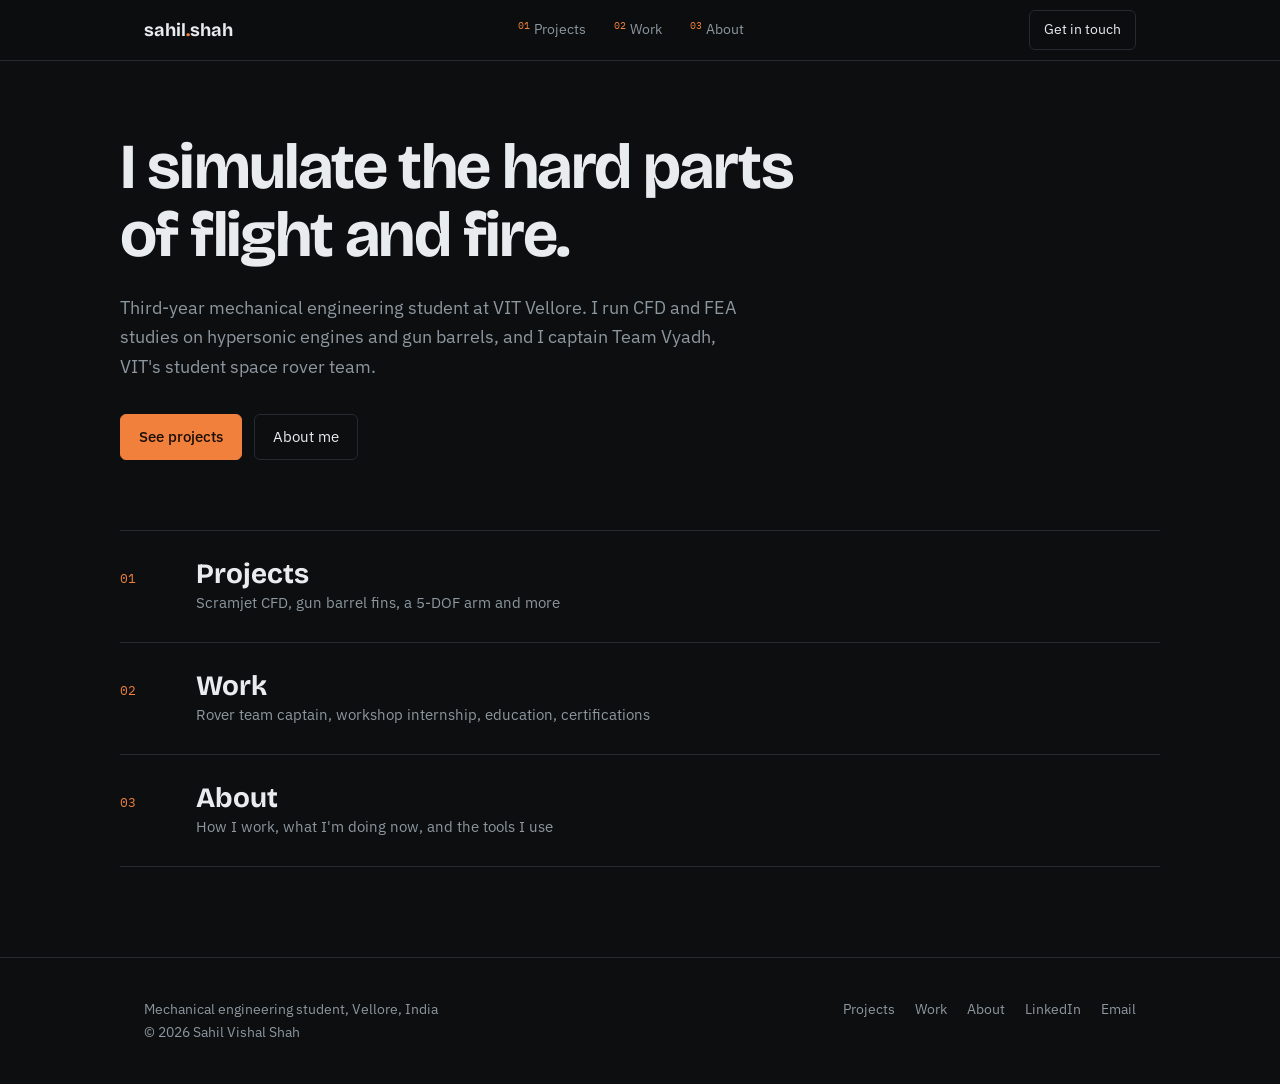
<file: index.html>
<!DOCTYPE html><html lang="en"><head><meta charset="utf-8"><meta name="viewport" content="width=device-width, initial-scale=1">
<title>Sahil Vishal Shah · Mechanical Engineer</title><meta name="description" content="Mechanical engineering student at VIT Vellore working on CFD, FEA and hypersonics. Captain of Team Vyadh."><meta name="color-scheme" content="dark"><meta name="theme-color" content="#0c0e10">
<link rel="preconnect" href="https://fonts.googleapis.com"><link rel="preconnect" href="https://fonts.gstatic.com" crossorigin>
<link href="https://fonts.googleapis.com/css2?family=Bricolage+Grotesque:opsz,wght@12..96,700&family=IBM+Plex+Sans:wght@400;500&family=IBM+Plex+Mono:wght@400&display=swap" rel="stylesheet">
<link rel="stylesheet" href="/style.css"></head><body>
<header><div class="wrap"><a class="logo" href="/">sahil<span>.</span>shah</a>
<nav><a href="/projects/" ><sup>01</sup>Projects</a><a href="/work/" ><sup>02</sup>Work</a><a href="/about/" ><sup>03</sup>About</a></nav>
<a class="cta" href="mailto:sahilshah4040@gmail.com">Get in touch</a></div></header><main>
<div class="wrap page"><h1>I simulate the hard parts of flight and fire.</h1>
<p class="lead">Third-year mechanical engineering student at VIT Vellore. I run CFD and FEA studies on hypersonic engines and gun barrels, and I captain Team Vyadh, VIT's student space rover team.</p>
<div class="links"><a class="btn primary" href="/projects/">See projects</a><a class="btn" href="/about/">About me</a></div>
<div class="home">
<a href="/projects/"><i>01</i><div><b>Projects</b><span>Scramjet CFD, gun barrel fins, a 5-DOF arm and more</span></div></a>
<a href="/work/"><i>02</i><div><b>Work</b><span>Rover team captain, workshop internship, education, certifications</span></div></a>
<a href="/about/"><i>03</i><div><b>About</b><span>How I work, what I'm doing now, and the tools I use</span></div></a>
</div></div>
</main><footer><div class="wrap"><div>Mechanical engineering student, Vellore, India<br>© 2026 Sahil Vishal Shah</div>
<div class="l"><a href="/projects/">Projects</a><a href="/work/">Work</a><a href="/about/">About</a><a href="https://www.linkedin.com/in/sahilvishalshah">LinkedIn</a><a href="mailto:sahilshah4040@gmail.com">Email</a></div></div></footer></body></html>
</file>
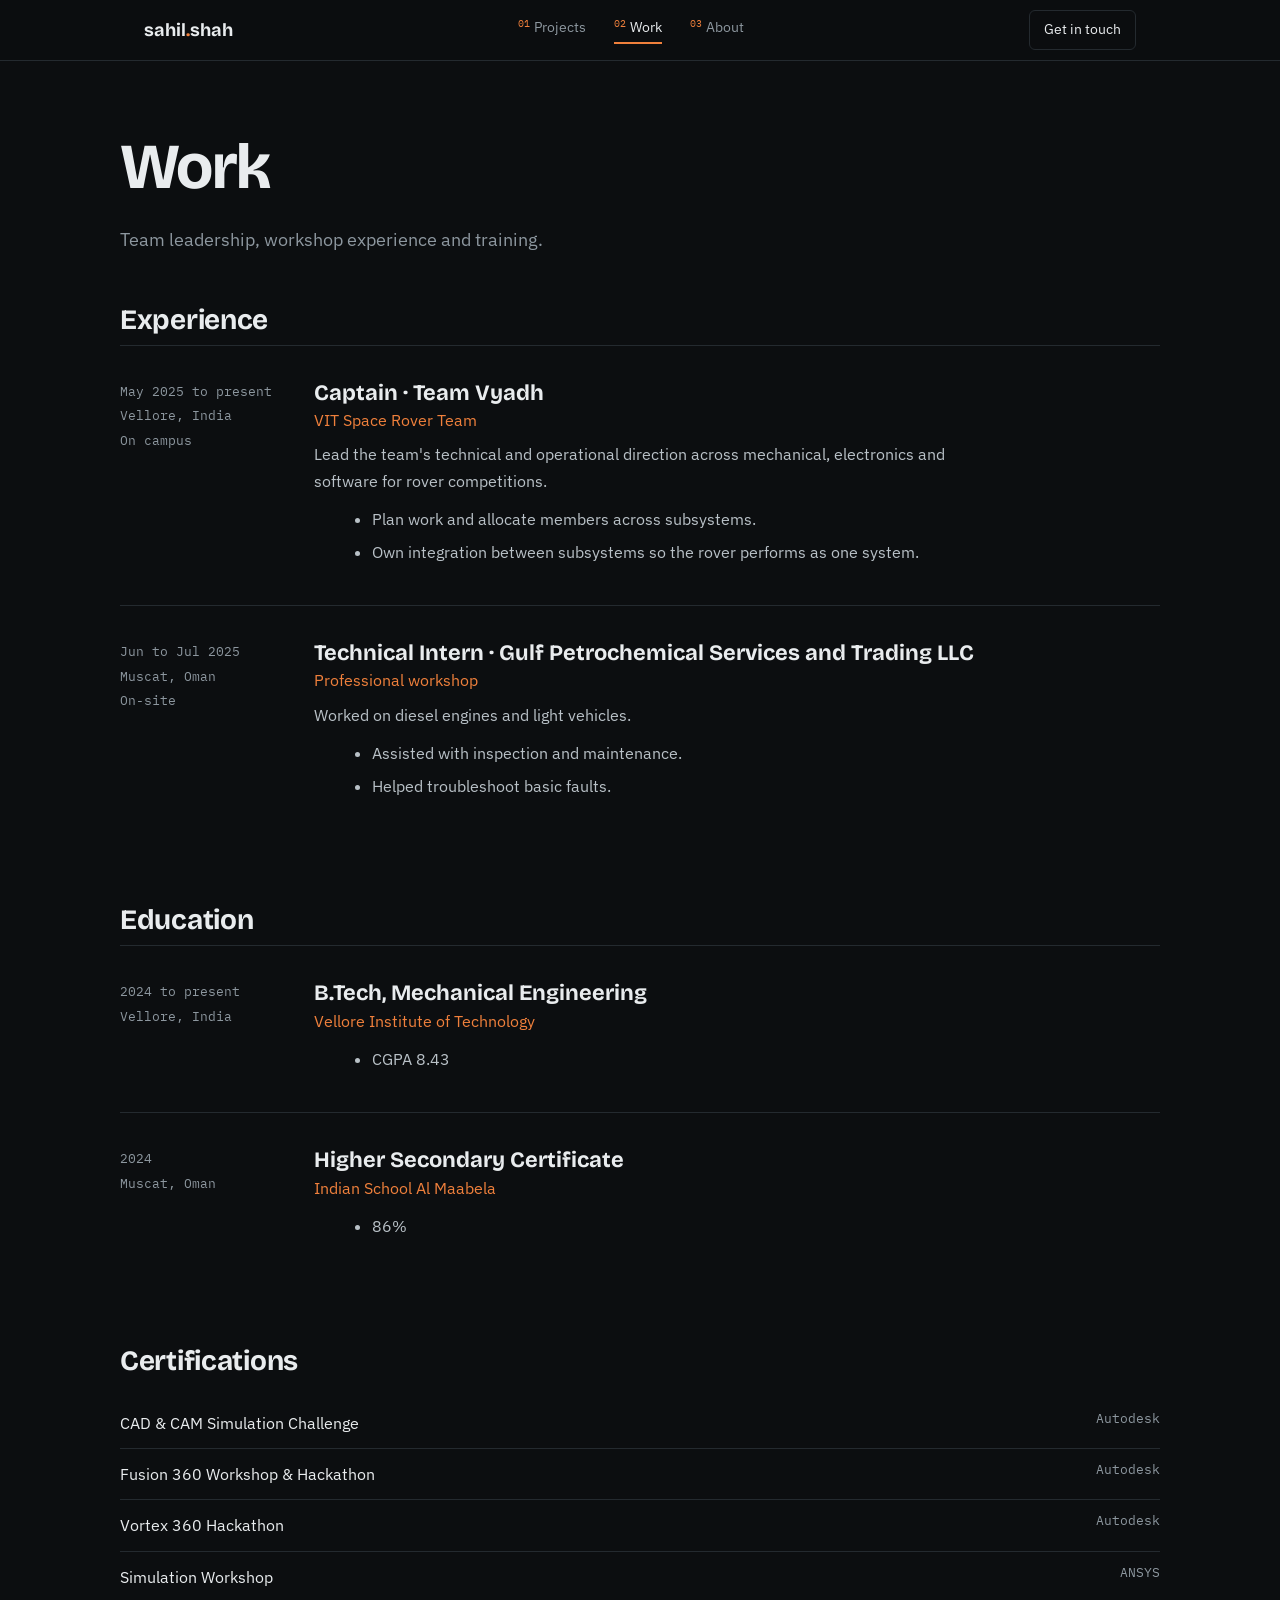
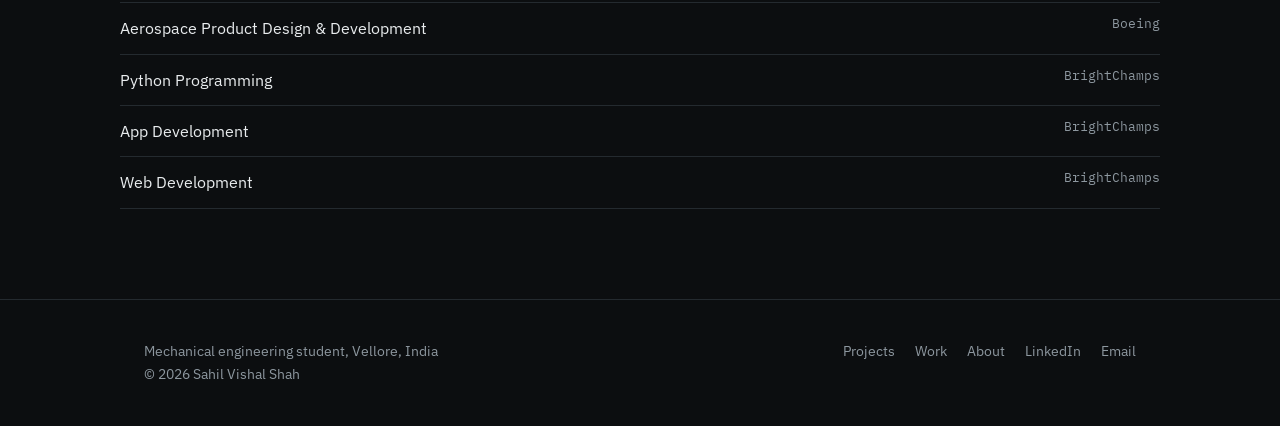
<file: work/index.html>
<!DOCTYPE html><html lang="en"><head><meta charset="utf-8"><meta name="viewport" content="width=device-width, initial-scale=1">
<title>Work · Sahil Vishal Shah</title><meta name="description" content="Experience, education and certifications of Sahil Vishal Shah."><meta name="color-scheme" content="dark"><meta name="theme-color" content="#0c0e10">
<link rel="preconnect" href="https://fonts.googleapis.com"><link rel="preconnect" href="https://fonts.gstatic.com" crossorigin>
<link href="https://fonts.googleapis.com/css2?family=Bricolage+Grotesque:opsz,wght@12..96,700&family=IBM+Plex+Sans:wght@400;500&family=IBM+Plex+Mono:wght@400&display=swap" rel="stylesheet">
<link rel="stylesheet" href="/style.css"></head><body>
<header><div class="wrap"><a class="logo" href="/">sahil<span>.</span>shah</a>
<nav><a href="/projects/" ><sup>01</sup>Projects</a><a href="/work/" aria-current="page"><sup>02</sup>Work</a><a href="/about/" ><sup>03</sup>About</a></nav>
<a class="cta" href="mailto:sahilshah4040@gmail.com">Get in touch</a></div></header><main>
<div class="wrap page"><h1>Work</h1><p class="lead" style="margin-bottom:48px">Team leadership, workshop experience and training.</p>
<h2>Experience</h2>
<div class="job"><div class="when">May 2025 to present<br>Vellore, India<br>On campus</div><div><h3>Captain · Team Vyadh</h3><p class="where">VIT Space Rover Team</p><p>Lead the team's technical and operational direction across mechanical, electronics and software for rover competitions.</p><ul><li>Plan work and allocate members across subsystems.</li><li>Own integration between subsystems so the rover performs as one system.</li></ul></div></div>
<div class="job"><div class="when">Jun to Jul 2025<br>Muscat, Oman<br>On-site</div><div><h3>Technical Intern · Gulf Petrochemical Services and Trading LLC</h3><p class="where">Professional workshop</p><p>Worked on diesel engines and light vehicles.</p><ul><li>Assisted with inspection and maintenance.</li><li>Helped troubleshoot basic faults.</li></ul></div></div>
<div class="sec"><h2>Education</h2>
<div class="job"><div class="when">2024 to present<br>Vellore, India</div><div><h3>B.Tech, Mechanical Engineering</h3><p class="where">Vellore Institute of Technology</p><ul><li>CGPA 8.43</li></ul></div></div>
<div class="job"><div class="when">2024<br>Muscat, Oman</div><div><h3>Higher Secondary Certificate</h3><p class="where">Indian School Al Maabela</p><ul><li>86%</li></ul></div></div></div>
<div class="sec"><h2>Certifications</h2><div class="certs" style="margin-top:20px">
<div>CAD &amp; CAM Simulation Challenge<em>Autodesk</em></div><div>Fusion 360 Workshop &amp; Hackathon<em>Autodesk</em></div><div>Vortex 360 Hackathon<em>Autodesk</em></div><div>Simulation Workshop<em>ANSYS</em></div><div>Aerospace Product Design &amp; Development<em>Boeing</em></div><div>Python Programming<em>BrightChamps</em></div><div>App Development<em>BrightChamps</em></div><div>Web Development<em>BrightChamps</em></div></div></div></div>
</main><footer><div class="wrap"><div>Mechanical engineering student, Vellore, India<br>© 2026 Sahil Vishal Shah</div>
<div class="l"><a href="/projects/">Projects</a><a href="/work/">Work</a><a href="/about/">About</a><a href="https://www.linkedin.com/in/sahilvishalshah">LinkedIn</a><a href="mailto:sahilshah4040@gmail.com">Email</a></div></div></footer></body></html>
</file>
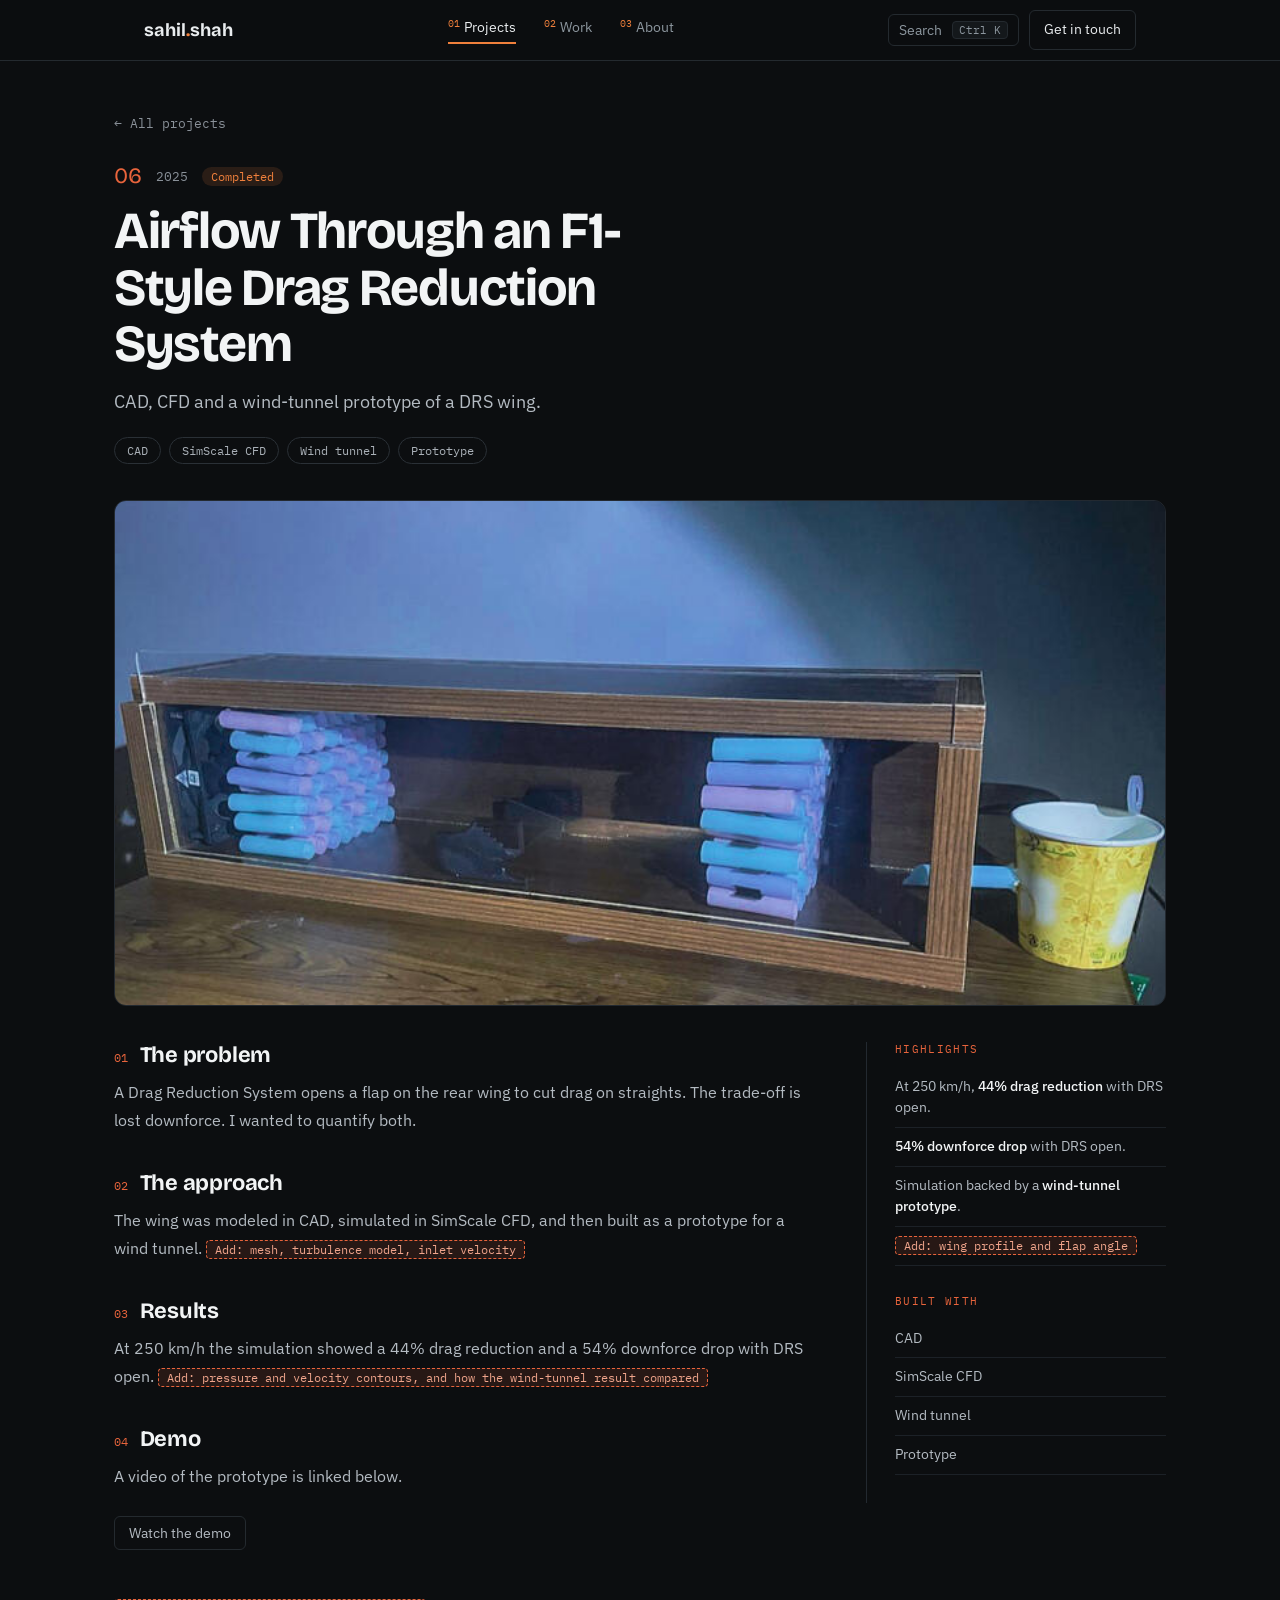
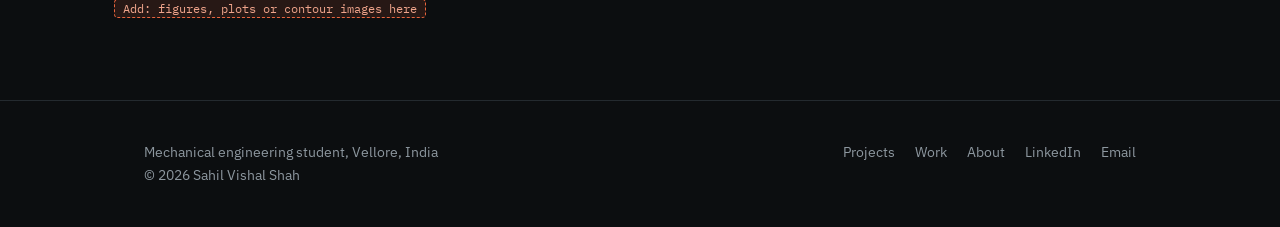
<file: projects/drs/index.html>
<!DOCTYPE html><html lang="en"><head><meta charset="utf-8"><meta name="viewport" content="width=device-width, initial-scale=1">
<title>Airflow Through an F1-Style Drag Reduction System · Sahil Vishal Shah</title><meta name="description" content="CAD, CFD and a wind-tunnel prototype of a DRS wing."><meta name="color-scheme" content="dark"><meta name="theme-color" content="#0c0e10">
<link rel="icon" href="/favicon.ico" sizes="32x32"><link rel="icon" href="/icon.svg" type="image/svg+xml">
<link rel="preconnect" href="https://fonts.googleapis.com"><link rel="preconnect" href="https://fonts.gstatic.com" crossorigin>
<link href="https://fonts.googleapis.com/css2?family=Bricolage+Grotesque:opsz,wght@12..96,700&family=IBM+Plex+Sans:wght@400;500&family=IBM+Plex+Mono:wght@400&display=swap" rel="stylesheet">
<link rel="stylesheet" href="/style.css"><link rel="stylesheet" href="/site.css"><link rel="stylesheet" href="/case.css"></head><body>
<a class="skip" href="#main">Skip to content</a>
<header><div class="wrap"><a class="logo" href="/">sahil<span>.</span>shah</a>
<nav><a href="/projects/" aria-current="page"><sup>01</sup>Projects</a><a href="/work/"><sup>02</sup>Work</a><a href="/about/"><sup>03</sup>About</a></nav>
<div class="actions"><button class="search-btn" type="button" data-palette aria-label="Search the site">Search <kbd>Ctrl K</kbd></button><a class="cta" href="mailto:sahilshah4040@gmail.com">Get in touch</a></div></div></header>
<main id="main"><div class="wrap case">
<a class="back" href="/projects/">← All projects</a>
<div class="meta"><b>06</b><span>2025</span><span class="status" style="margin:0">Completed</span></div>
<h1>Airflow Through an F1-Style Drag Reduction System</h1><p class="lead">CAD, CFD and a wind-tunnel prototype of a DRS wing.</p>
<ul class="stack"><li>CAD</li><li>SimScale CFD</li><li>Wind tunnel</li><li>Prototype</li></ul>
<figure class="hero"><img src="/drs-wind-tunnel.png" alt="Wind tunnel prototype of the drag reduction system" onerror="this.outerHTML='<span class=ph-shot>Add image</span>'"></figure>
<div class="cols"><div class="prose"><h2><span>01</span>The problem</h2><p>A Drag Reduction System opens a flap on the rear wing to cut drag on straights. The trade-off is lost downforce. I wanted to quantify both.</p><h2><span>02</span>The approach</h2><p>The wing was modeled in CAD, simulated in SimScale CFD, and then built as a prototype for a wind tunnel. <span class="fill">Add: mesh, turbulence model, inlet velocity</span></p><h2><span>03</span>Results</h2><p>At 250 km/h the simulation showed a 44% drag reduction and a 54% downforce drop with DRS open. <span class="fill">Add: pressure and velocity contours, and how the wind-tunnel result compared</span></p><h2><span>04</span>Demo</h2><p>A video of the prototype is linked below.</p><p style="margin-top:28px"><a class="cta" href="https://www.youtube.com/watch?v=X-3TccOcbLE">Watch the demo</a></p></div><aside class="side"><h3>Highlights</h3><ul><li>At 250 km/h, <b>44% drag reduction</b> with DRS open.</li><li><b>54% downforce drop</b> with DRS open.</li><li>Simulation backed by a <b>wind-tunnel prototype</b>.</li><li><span class="fill">Add: wing profile and flap angle</span></li></ul><h3>Built with</h3><ul><li>CAD</li><li>SimScale CFD</li><li>Wind tunnel</li><li>Prototype</li></ul></aside></div><div class="figs"><span class="fill">Add: figures, plots or contour images here</span></div>
</div></main><footer><div class="wrap"><div>Mechanical engineering student, Vellore, India<br>© 2026 Sahil Vishal Shah</div>
<div class="l"><a href="/projects/">Projects</a><a href="/work/">Work</a><a href="/about/">About</a><a href="https://www.linkedin.com/in/sahilvishalshah">LinkedIn</a><a href="mailto:sahilshah4040@gmail.com">Email</a></div></div></footer>
<script src="/site.js" defer></script></body></html>
</file>
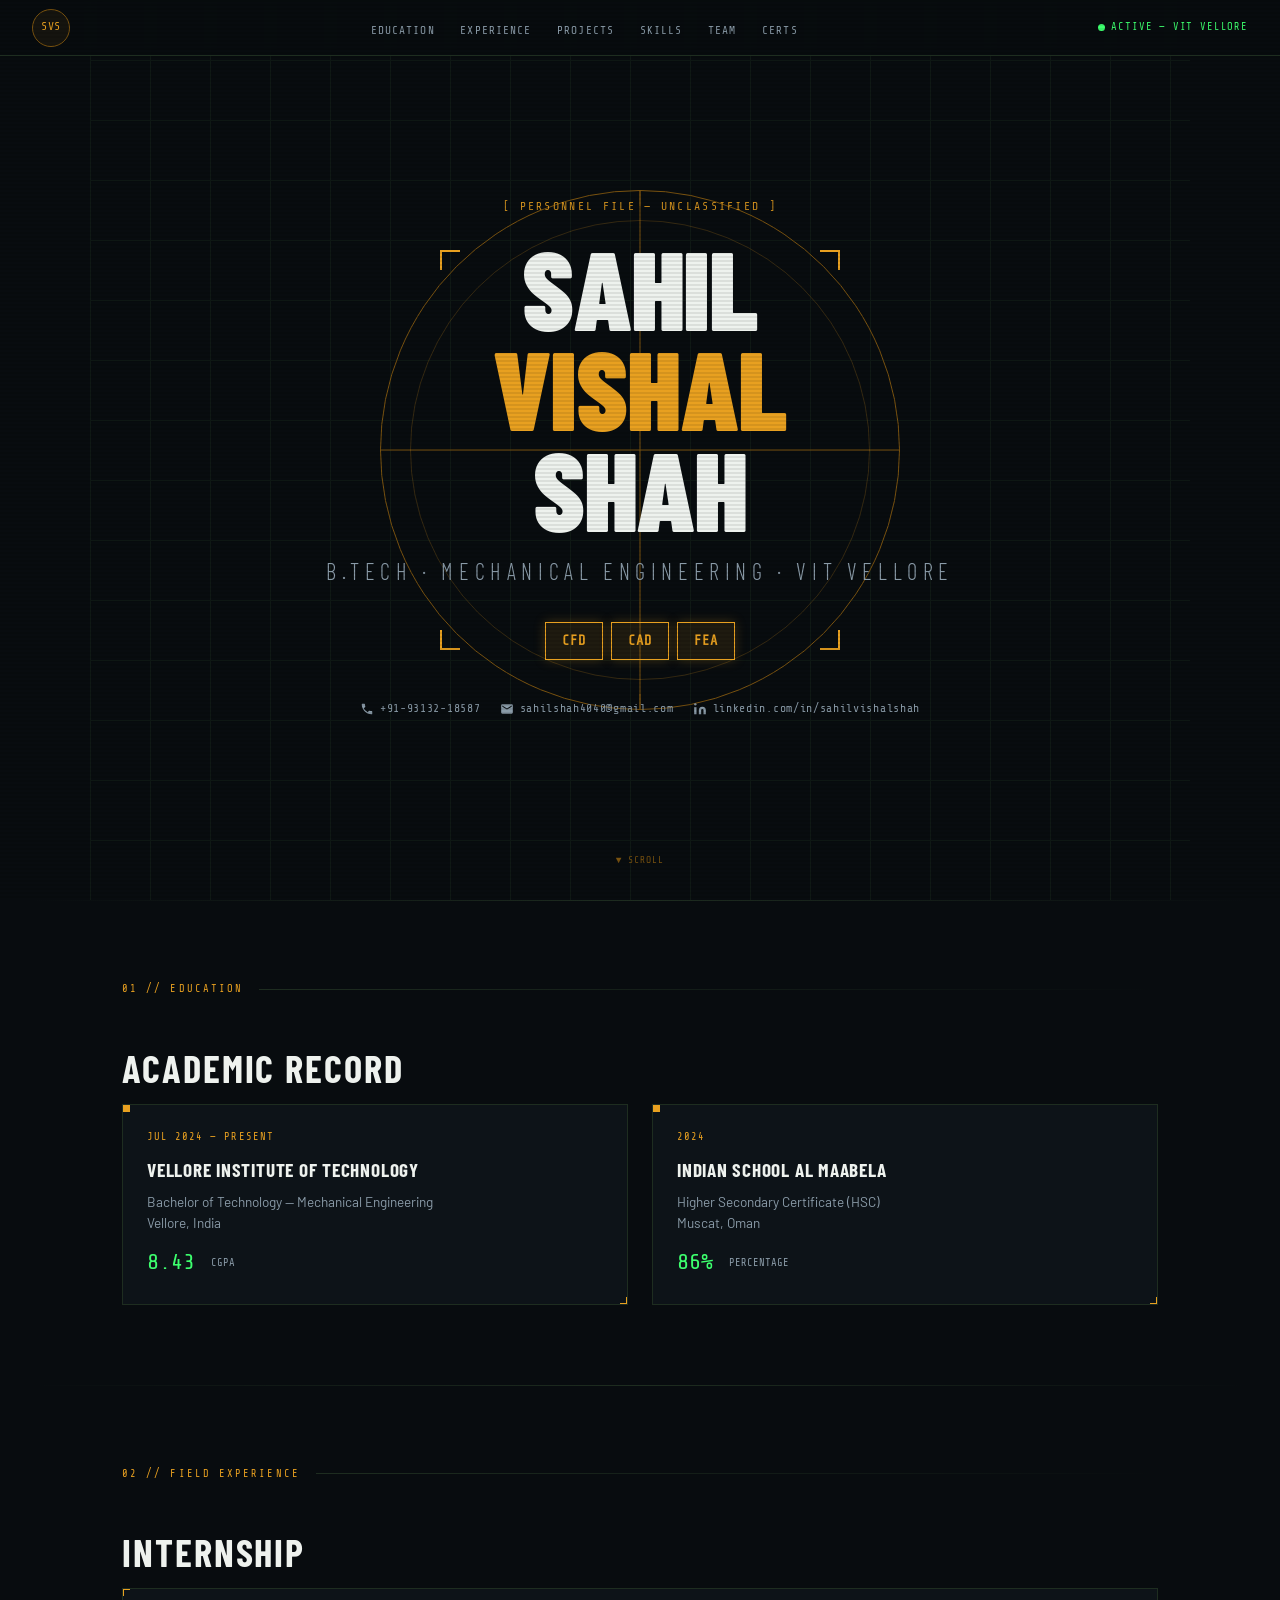
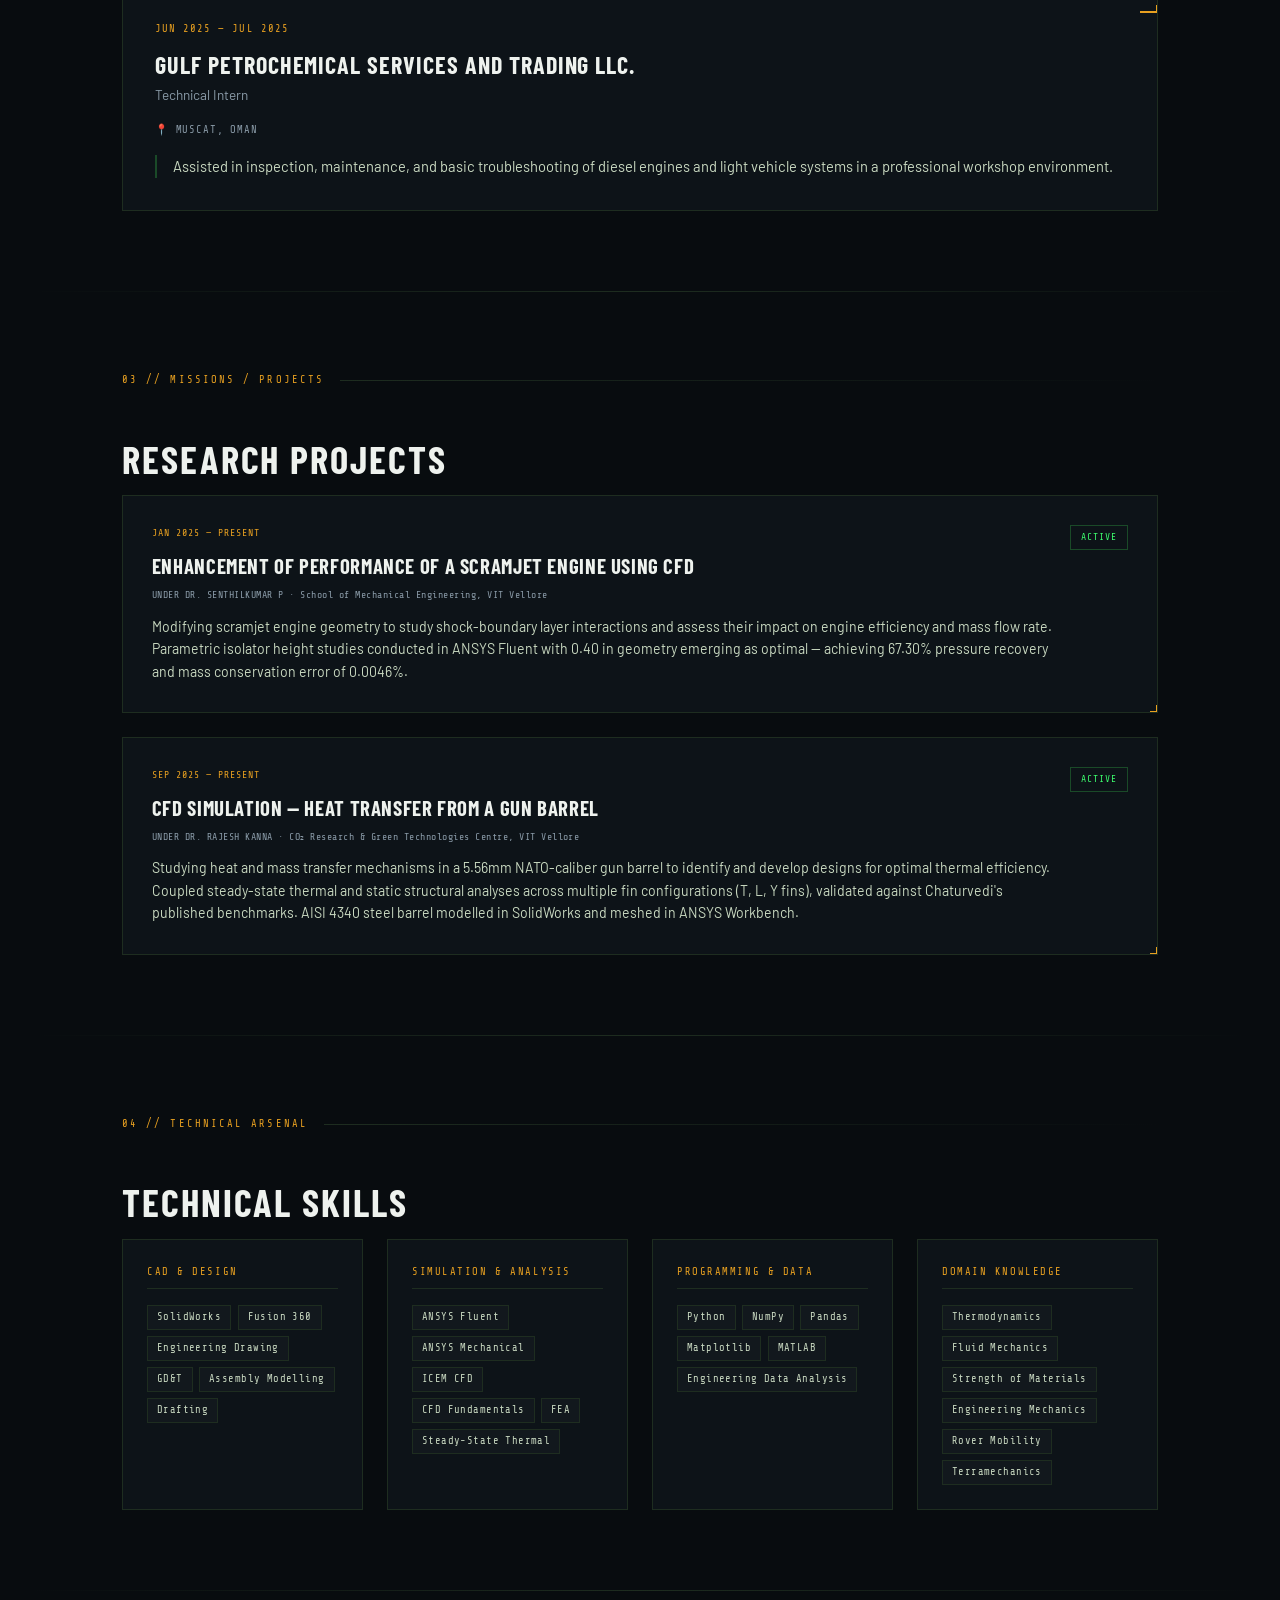
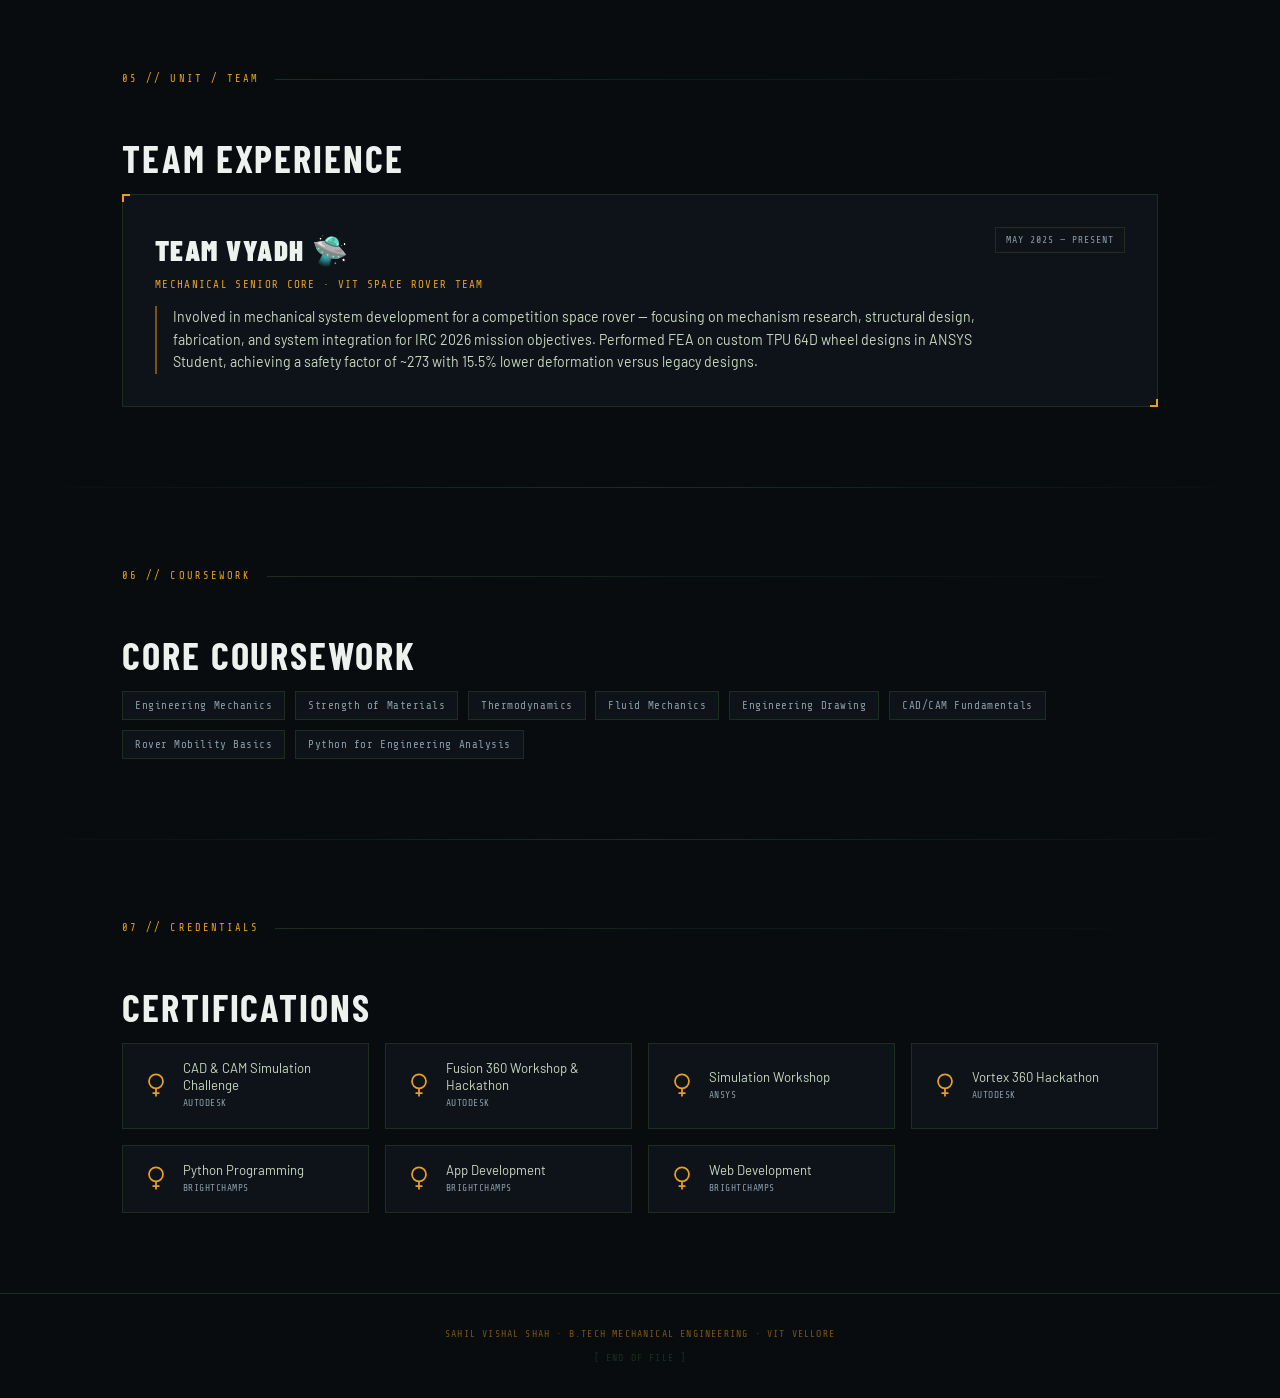
<file: index (1).html>
<!DOCTYPE html>
<html lang="en">
<head>
<meta charset="UTF-8">
<meta name="viewport" content="width=device-width, initial-scale=1.0">
<title>SAHIL VISHAL SHAH — Mechanical Engineer</title>
<link rel="preconnect" href="https://fonts.googleapis.com">
<link href="https://fonts.googleapis.com/css2?family=Share+Tech+Mono&family=Barlow+Condensed:wght@300;500;700;900&family=Barlow:wght@300;400;500&display=swap" rel="stylesheet">
<style>
  :root {
    --bg:        #080C0F;
    --panel:     #0D1318;
    --border:    #1E2D20;
    --amber:     #E8A020;
    --amber-dim: #7A5310;
    --green:     #3DFF6E;
    --green-dim: #1A4A28;
    --steel:     #8A9BA8;
    --text:      #C8D8C0;
    --white:     #EEF2EE;
    --red:       #FF4040;
  }

  *, *::before, *::after { box-sizing: border-box; margin: 0; padding: 0; }

  html { scroll-behavior: smooth; }

  body {
    background: var(--bg);
    color: var(--text);
    font-family: 'Barlow', sans-serif;
    font-size: 16px;
    line-height: 1.6;
    overflow-x: hidden;
  }

  /* ─── SCANLINE OVERLAY ─── */
  body::after {
    content: '';
    position: fixed;
    inset: 0;
    background: repeating-linear-gradient(
      0deg,
      transparent,
      transparent 2px,
      rgba(0,0,0,0.08) 2px,
      rgba(0,0,0,0.08) 4px
    );
    pointer-events: none;
    z-index: 9999;
  }

  /* ─── NAV ─── */
  nav {
    position: fixed;
    top: 0; left: 0; right: 0;
    z-index: 1000;
    display: flex;
    align-items: center;
    justify-content: space-between;
    padding: 0 2rem;
    height: 56px;
    background: rgba(8,12,15,0.92);
    border-bottom: 1px solid var(--border);
    backdrop-filter: blur(8px);
  }

  .nav-id {
    font-family: 'Share Tech Mono', monospace;
    font-size: 0.78rem;
    color: var(--amber);
    letter-spacing: 0.12em;
    text-transform: uppercase;
  }

  .logo-circle {
    width: 38px;
    height: 38px;
    border-radius: 50%;
    border: 1px solid var(--amber-dim);
    display: flex;
    align-items: center;
    justify-content: center;
    background: rgba(232,160,32,0.06);
    cursor: pointer;
    font-family: 'Share Tech Mono', monospace;
    font-size: 0.72rem;
    color: var(--amber);
    letter-spacing: 0.05em;
    transition: border-color 0.25s, background 0.25s, transform 0.25s;
  }

  .logo-circle:hover {
    border-color: var(--amber);
    background: rgba(232,160,32,0.14);
    transform: rotate(8deg);
  }

  .nav-links {
    display: flex;
    gap: 1.6rem;
    list-style: none;
  }

  .nav-links a {
    font-family: 'Share Tech Mono', monospace;
    font-size: 0.7rem;
    color: var(--steel);
    text-decoration: none;
    letter-spacing: 0.1em;
    text-transform: uppercase;
    transition: color 0.2s;
  }

  .nav-links a:hover { color: var(--amber); }

  .nav-status {
    display: flex;
    align-items: center;
    gap: 6px;
    font-family: 'Share Tech Mono', monospace;
    font-size: 0.65rem;
    color: var(--green);
    letter-spacing: 0.08em;
  }

  .status-dot {
    width: 7px; height: 7px;
    border-radius: 50%;
    background: var(--green);
    animation: pulse 2s infinite;
  }

  @keyframes pulse {
    0%, 100% { opacity: 1; }
    50% { opacity: 0.3; }
  }

  /* ─── HERO ─── */
  #hero {
    min-height: 100vh;
    display: flex;
    flex-direction: column;
    align-items: center;
    justify-content: center;
    position: relative;
    padding: 80px 2rem 4rem;
    overflow: hidden;
  }

  /* Grid background */
  #hero::before {
    content: '';
    position: absolute;
    inset: 0;
    background-image:
      linear-gradient(var(--border) 1px, transparent 1px),
      linear-gradient(90deg, var(--border) 1px, transparent 1px);
    background-size: 60px 60px;
    opacity: 0.4;
  }

  /* RETICLE — the signature element */
  .reticle {
    position: absolute;
    top: 50%; left: 50%;
    transform: translate(-50%, -50%);
    width: min(520px, 90vw);
    height: min(520px, 90vw);
    pointer-events: none;
  }

  .reticle-ring {
    position: absolute;
    inset: 0;
    border: 1px solid var(--amber-dim);
    border-radius: 50%;
    animation: reticle-spin 20s linear infinite;
  }

  .reticle-ring::before, .reticle-ring::after {
    content: '';
    position: absolute;
    background: var(--amber-dim);
  }

  /* tick marks */
  .reticle-ring::before {
    width: 1px; height: 16px;
    top: -1px; left: 50%;
    transform: translateX(-50%);
  }

  .reticle-ring::after {
    width: 1px; height: 16px;
    bottom: -1px; left: 50%;
    transform: translateX(-50%);
  }

  .reticle-inner {
    position: absolute;
    inset: 30px;
    border: 1px solid rgba(232,160,32,0.2);
    border-radius: 50%;
    animation: reticle-spin 12s linear infinite reverse;
  }

  /* crosshair lines */
  .reticle-h, .reticle-v {
    position: absolute;
    background: var(--amber-dim);
    top: 50%; left: 0; right: 0;
    height: 1px;
    transform: translateY(-50%);
  }

  .reticle-v {
    top: 0; bottom: 0; left: 50%;
    width: 1px;
    height: auto;
    transform: translateX(-50%);
  }

  /* corner brackets */
  .reticle-corner {
    position: absolute;
    width: 20px; height: 20px;
    border-color: var(--amber);
    border-style: solid;
  }

  .reticle-corner.tl { top: 60px; left: 60px; border-width: 2px 0 0 2px; }
  .reticle-corner.tr { top: 60px; right: 60px; border-width: 2px 2px 0 0; }
  .reticle-corner.bl { bottom: 60px; left: 60px; border-width: 0 0 2px 2px; }
  .reticle-corner.br { bottom: 60px; right: 60px; border-width: 0 2px 2px 0; }

  @keyframes reticle-spin {
    from { transform: rotate(0deg); }
    to   { transform: rotate(360deg); }
  }

  /* Hero content */
  .hero-content {
    position: relative;
    z-index: 2;
    text-align: center;
    max-width: 700px;
  }

  .hero-eyebrow {
    font-family: 'Share Tech Mono', monospace;
    font-size: 0.72rem;
    color: var(--amber);
    letter-spacing: 0.2em;
    text-transform: uppercase;
    margin-bottom: 1.2rem;
    opacity: 0.9;
  }

  .hero-name {
    font-family: 'Barlow Condensed', sans-serif;
    font-size: clamp(3rem, 10vw, 7rem);
    font-weight: 900;
    line-height: 0.9;
    color: var(--white);
    text-transform: uppercase;
    letter-spacing: -0.01em;
    margin-bottom: 1rem;
  }

  .hero-name span { color: var(--amber); }

  .hero-title {
    font-family: 'Barlow Condensed', monospace;
    font-size: clamp(1rem, 3vw, 1.4rem);
    font-weight: 300;
    letter-spacing: 0.25em;
    color: var(--steel);
    text-transform: uppercase;
    margin-bottom: 2rem;
  }

  .hero-tags {
    display: flex;
    flex-wrap: wrap;
    gap: 0.5rem;
    justify-content: center;
    margin-bottom: 2.5rem;
  }

  .tag {
    font-family: 'Share Tech Mono', monospace;
    font-size: 0.65rem;
    padding: 4px 10px;
    border: 1px solid var(--border);
    color: var(--steel);
    letter-spacing: 0.08em;
    text-transform: uppercase;
  }

  .tag.highlight {
    border-color: var(--amber);
    color: var(--amber);
    font-size: 0.85rem;
    font-weight: 700;
    padding: 7px 16px;
    background: rgba(232,160,32,0.1);
    box-shadow: 0 0 12px rgba(232,160,32,0.25);
  }

  .hero-contacts {
    display: flex;
    flex-wrap: wrap;
    gap: 1.2rem;
    justify-content: center;
  }

  .contact-link {
    font-family: 'Share Tech Mono', monospace;
    font-size: 0.72rem;
    color: var(--steel);
    text-decoration: none;
    letter-spacing: 0.06em;
    display: flex;
    align-items: center;
    gap: 6px;
    transition: color 0.2s;
  }

  .contact-link:hover { color: var(--amber); }
  .contact-link svg { width: 14px; height: 14px; fill: currentColor; }

  /* scroll cue */
  .scroll-cue {
    position: absolute;
    bottom: 2rem;
    left: 50%;
    transform: translateX(-50%);
    display: flex;
    flex-direction: column;
    align-items: center;
    gap: 6px;
    font-family: 'Share Tech Mono', monospace;
    font-size: 0.6rem;
    color: var(--amber-dim);
    letter-spacing: 0.1em;
    animation: bounce 2s infinite;
  }

  @keyframes bounce {
    0%, 100% { transform: translateX(-50%) translateY(0); }
    50% { transform: translateX(-50%) translateY(6px); }
  }

  /* ─── SECTIONS ─── */
  section {
    max-width: 1100px;
    margin: 0 auto;
    padding: 5rem 2rem;
  }

  .section-header {
    display: flex;
    align-items: center;
    gap: 1rem;
    margin-bottom: 2.5rem;
  }

  .section-label {
    font-family: 'Share Tech Mono', monospace;
    font-size: 0.65rem;
    color: var(--amber);
    letter-spacing: 0.2em;
    text-transform: uppercase;
    white-space: nowrap;
  }

  .section-line {
    flex: 1;
    height: 1px;
    background: linear-gradient(90deg, var(--border), transparent);
  }

  .section-title {
    font-family: 'Barlow Condensed', sans-serif;
    font-size: clamp(1.6rem, 4vw, 2.4rem);
    font-weight: 700;
    color: var(--white);
    text-transform: uppercase;
    letter-spacing: 0.05em;
    margin-bottom: 0.3rem;
  }

  /* ─── EDUCATION ─── */
  .edu-cards {
    display: grid;
    grid-template-columns: repeat(auto-fit, minmax(280px, 1fr));
    gap: 1.5rem;
  }

  .edu-card {
    border: 1px solid var(--border);
    padding: 1.5rem;
    background: var(--panel);
    position: relative;
    overflow: hidden;
    transition: border-color 0.3s;
  }

  .edu-card::before {
    content: '';
    position: absolute;
    top: 0; left: 0;
    width: 3px;
    height: 100%;
    background: var(--amber);
  }

  .edu-card:hover { border-color: var(--amber-dim); }

  .edu-period {
    font-family: 'Share Tech Mono', monospace;
    font-size: 0.65rem;
    color: var(--amber);
    letter-spacing: 0.1em;
    margin-bottom: 0.6rem;
  }

  .edu-institution {
    font-family: 'Barlow Condensed', sans-serif;
    font-size: 1.2rem;
    font-weight: 700;
    color: var(--white);
    text-transform: uppercase;
    letter-spacing: 0.04em;
    margin-bottom: 0.3rem;
  }

  .edu-degree {
    font-size: 0.85rem;
    color: var(--steel);
    margin-bottom: 0.6rem;
  }

  .edu-score {
    font-family: 'Share Tech Mono', monospace;
    font-size: 1.4rem;
    color: var(--green);
  }

  .edu-score small {
    font-size: 0.65rem;
    color: var(--steel);
    vertical-align: middle;
    margin-left: 4px;
  }

  /* ─── EXPERIENCE / INTERNSHIP ─── */
  .exp-block {
    border: 1px solid var(--border);
    background: var(--panel);
    padding: 2rem;
    position: relative;
    overflow: hidden;
  }

  .exp-block::after {
    content: 'INTERNSHIP';
    position: absolute;
    top: 1rem; right: 1rem;
    font-family: 'Share Tech Mono', monospace;
    font-size: 0.6rem;
    color: var(--amber-dim);
    letter-spacing: 0.15em;
    border: 1px solid var(--amber-dim);
    padding: 2px 8px;
  }

  .exp-period {
    font-family: 'Share Tech Mono', monospace;
    font-size: 0.65rem;
    color: var(--amber);
    letter-spacing: 0.1em;
    margin-bottom: 0.5rem;
  }

  .exp-company {
    font-family: 'Barlow Condensed', sans-serif;
    font-size: 1.5rem;
    font-weight: 700;
    color: var(--white);
    text-transform: uppercase;
    letter-spacing: 0.04em;
  }

  .exp-role {
    font-size: 0.85rem;
    color: var(--steel);
    margin-bottom: 1rem;
  }

  .exp-location {
    font-family: 'Share Tech Mono', monospace;
    font-size: 0.65rem;
    color: var(--steel);
    letter-spacing: 0.08em;
    margin-bottom: 1rem;
  }

  .exp-desc {
    font-size: 0.92rem;
    color: var(--text);
    border-left: 2px solid var(--green-dim);
    padding-left: 1rem;
  }

  /* ─── PROJECTS ─── */
  .project-cards {
    display: grid;
    gap: 1.5rem;
  }

  .project-card {
    border: 1px solid var(--border);
    background: var(--panel);
    padding: 1.8rem;
    display: grid;
    grid-template-columns: 1fr auto;
    gap: 1rem;
    align-items: start;
    transition: border-color 0.3s, background 0.3s;
    position: relative;
    overflow: hidden;
  }

  .project-card::before {
    content: '';
    position: absolute;
    inset: 0;
    background: linear-gradient(135deg, rgba(232,160,32,0.04), transparent 60%);
    opacity: 0;
    transition: opacity 0.3s;
  }

  .project-card:hover { border-color: var(--amber-dim); }
  .project-card:hover::before { opacity: 1; }

  .project-period {
    font-family: 'Share Tech Mono', monospace;
    font-size: 0.62rem;
    color: var(--amber);
    letter-spacing: 0.1em;
    margin-bottom: 0.5rem;
  }

  .project-title {
    font-family: 'Barlow Condensed', sans-serif;
    font-size: 1.3rem;
    font-weight: 700;
    color: var(--white);
    text-transform: uppercase;
    letter-spacing: 0.03em;
    margin-bottom: 0.3rem;
  }

  .project-supervisor {
    font-family: 'Share Tech Mono', monospace;
    font-size: 0.62rem;
    color: var(--steel);
    letter-spacing: 0.05em;
    margin-bottom: 0.8rem;
  }

  .project-desc {
    font-size: 0.88rem;
    color: var(--text);
  }

  .project-badge {
    font-family: 'Share Tech Mono', monospace;
    font-size: 0.6rem;
    padding: 4px 10px;
    border: 1px solid var(--green-dim);
    color: var(--green);
    letter-spacing: 0.1em;
    white-space: nowrap;
    height: fit-content;
  }

  /* ─── SKILLS ─── */
  .skills-grid {
    display: grid;
    grid-template-columns: repeat(auto-fit, minmax(240px, 1fr));
    gap: 1.5rem;
  }

  .skill-group {
    border: 1px solid var(--border);
    background: var(--panel);
    padding: 1.5rem;
  }

  .skill-group-title {
    font-family: 'Share Tech Mono', monospace;
    font-size: 0.65rem;
    color: var(--amber);
    letter-spacing: 0.15em;
    text-transform: uppercase;
    margin-bottom: 1rem;
    padding-bottom: 0.5rem;
    border-bottom: 1px solid var(--border);
  }

  .skill-list {
    display: flex;
    flex-wrap: wrap;
    gap: 0.4rem;
  }

  .skill-pill {
    font-family: 'Share Tech Mono', monospace;
    font-size: 0.65rem;
    padding: 3px 9px;
    border: 1px solid var(--border);
    color: var(--text);
    letter-spacing: 0.04em;
    background: rgba(255,255,255,0.02);
    transition: border-color 0.2s, color 0.2s;
  }

  .skill-pill:hover {
    border-color: var(--amber-dim);
    color: var(--amber);
  }

  /* ─── CERTIFICATIONS ─── */
  .cert-list {
    display: grid;
    grid-template-columns: repeat(auto-fit, minmax(220px, 1fr));
    gap: 1rem;
  }

  .cert-item {
    border: 1px solid var(--border);
    background: var(--panel);
    padding: 1rem 1.2rem;
    display: flex;
    align-items: center;
    gap: 0.8rem;
    transition: border-color 0.25s;
  }

  .cert-item:hover { border-color: var(--amber-dim); }

  .cert-icon {
    width: 28px; height: 28px;
    flex-shrink: 0;
    color: var(--amber);
  }

  .cert-name {
    font-size: 0.82rem;
    color: var(--text);
    line-height: 1.3;
  }

  .cert-issuer {
    font-family: 'Share Tech Mono', monospace;
    font-size: 0.6rem;
    color: var(--steel);
    letter-spacing: 0.05em;
    margin-top: 2px;
  }

  /* ─── TEAM ─── */
  .team-block {
    border: 1px solid var(--border);
    background: var(--panel);
    padding: 2rem;
    display: grid;
    grid-template-columns: 1fr auto;
    gap: 1rem;
    align-items: start;
  }

  .team-name {
    font-family: 'Barlow Condensed', sans-serif;
    font-size: 1.8rem;
    font-weight: 900;
    color: var(--white);
    text-transform: uppercase;
    letter-spacing: 0.05em;
    margin-bottom: 0.2rem;
  }

  .team-role {
    font-family: 'Share Tech Mono', monospace;
    font-size: 0.68rem;
    color: var(--amber);
    letter-spacing: 0.12em;
    margin-bottom: 0.8rem;
  }

  .team-desc {
    font-size: 0.88rem;
    color: var(--text);
    border-left: 2px solid var(--amber-dim);
    padding-left: 1rem;
  }

  .team-period {
    font-family: 'Share Tech Mono', monospace;
    font-size: 0.62rem;
    color: var(--steel);
    letter-spacing: 0.1em;
    border: 1px solid var(--border);
    padding: 4px 10px;
    white-space: nowrap;
    height: fit-content;
  }

  /* ─── COURSEWORK ─── */
  .course-grid {
    display: flex;
    flex-wrap: wrap;
    gap: 0.6rem;
  }

  .course-chip {
    font-family: 'Share Tech Mono', monospace;
    font-size: 0.68rem;
    padding: 5px 12px;
    border: 1px solid var(--border);
    color: var(--steel);
    letter-spacing: 0.05em;
    background: var(--panel);
    transition: all 0.2s;
  }

  .course-chip:hover {
    border-color: var(--green-dim);
    color: var(--green);
    background: rgba(61,255,110,0.03);
  }

  /* ─── FOOTER ─── */
  footer {
    border-top: 1px solid var(--border);
    padding: 2rem;
    text-align: center;
    font-family: 'Share Tech Mono', monospace;
    font-size: 0.62rem;
    color: var(--amber-dim);
    letter-spacing: 0.12em;
    text-transform: uppercase;
  }

  /* ─── DIVIDER ─── */
  .section-divider {
    height: 1px;
    background: linear-gradient(90deg, transparent, var(--border), transparent);
    margin: 0 2rem;
  }

  /* ─── HUD CORNERS (decorative on cards) ─── */
  .hud-corners {
    position: relative;
  }

  .hud-corners::before,
  .hud-corners::after {
    content: '';
    position: absolute;
    width: 8px; height: 8px;
    border-color: var(--amber);
    border-style: solid;
  }

  .hud-corners::before { top: -1px; left: -1px; border-width: 2px 0 0 2px; }
  .hud-corners::after  { bottom: -1px; right: -1px; border-width: 0 2px 2px 0; }

  /* ─── MOBILE NAV ─── */
  .hamburger {
    display: none;
    flex-direction: column;
    gap: 5px;
    cursor: pointer;
    padding: 4px;
  }

  .hamburger span {
    display: block;
    width: 22px; height: 2px;
    background: var(--amber);
    transition: 0.3s;
  }

  .mobile-menu {
    display: none;
    position: fixed;
    top: 56px; left: 0; right: 0;
    background: rgba(8,12,15,0.98);
    border-bottom: 1px solid var(--border);
    padding: 1.5rem 2rem;
    z-index: 999;
    flex-direction: column;
    gap: 1rem;
  }

  .mobile-menu.open { display: flex; }

  .mobile-menu a {
    font-family: 'Share Tech Mono', monospace;
    font-size: 0.8rem;
    color: var(--steel);
    text-decoration: none;
    letter-spacing: 0.1em;
    text-transform: uppercase;
    padding: 0.5rem 0;
    border-bottom: 1px solid var(--border);
  }

  .mobile-menu a:hover { color: var(--amber); }

  @media (max-width: 700px) {
    .nav-links { display: none; }
    .nav-status { display: none; }
    .hamburger { display: flex; }

    .project-card {
      grid-template-columns: 1fr;
    }

    .team-block {
      grid-template-columns: 1fr;
    }

    .reticle {
      width: 80vw; height: 80vw;
    }

    .reticle-corner.tl { top: 30px; left: 30px; }
    .reticle-corner.tr { top: 30px; right: 30px; }
    .reticle-corner.bl { bottom: 30px; left: 30px; }
    .reticle-corner.br { bottom: 30px; right: 30px; }
  }

  /* ─── FADE IN ANIMATIONS ─── */
  .reveal {
    opacity: 0;
    transform: translateY(20px);
    transition: opacity 0.6s ease, transform 0.6s ease;
  }

  .reveal.visible {
    opacity: 1;
    transform: none;
  }
</style>
</head>
<body>

<!-- NAV -->
<nav>
  <div class="logo-circle" onclick="window.scrollTo({top:0, behavior:'smooth'})" title="Back to top">SVS</div>
  <ul class="nav-links">
    <li><a href="#education">Education</a></li>
    <li><a href="#experience">Experience</a></li>
    <li><a href="#projects">Projects</a></li>
    <li><a href="#skills">Skills</a></li>
    <li><a href="#team">Team</a></li>
    <li><a href="#certs">Certs</a></li>
  </ul>
  <div class="nav-status">
    <span class="status-dot"></span>
    ACTIVE — VIT VELLORE
  </div>
  <div class="hamburger" onclick="toggleMenu()">
    <span></span><span></span><span></span>
  </div>
</nav>

<!-- MOBILE MENU -->
<div class="mobile-menu" id="mobileMenu">
  <a href="#education" onclick="closeMenu()">Education</a>
  <a href="#experience" onclick="closeMenu()">Experience</a>
  <a href="#projects" onclick="closeMenu()">Projects</a>
  <a href="#skills" onclick="closeMenu()">Skills</a>
  <a href="#team" onclick="closeMenu()">Team</a>
  <a href="#certs" onclick="closeMenu()">Certifications</a>
</div>

<!-- HERO -->
<section id="hero">
  <!-- Targeting reticle -->
  <div class="reticle">
    <div class="reticle-ring">
      <div class="reticle-h"></div>
      <div class="reticle-v"></div>
    </div>
    <div class="reticle-inner"></div>
    <div class="reticle-corner tl"></div>
    <div class="reticle-corner tr"></div>
    <div class="reticle-corner bl"></div>
    <div class="reticle-corner br"></div>
  </div>

  <div class="hero-content">
    <div class="hero-eyebrow">[ PERSONNEL FILE — UNCLASSIFIED ]</div>
    <h1 class="hero-name">SAHIL<br><span>VISHAL</span><br>SHAH</h1>
    <div class="hero-title">B.Tech · Mechanical Engineering · VIT Vellore</div>
    <div class="hero-tags">
      <span class="tag highlight">CFD</span>
      <span class="tag highlight">CAD</span>
      <span class="tag highlight">FEA</span>
    </div>
    <div class="hero-contacts">
      <a class="contact-link" href="tel:+919313218587">
        <svg viewBox="0 0 24 24"><path d="M6.6 10.8c1.4 2.8 3.8 5.1 6.6 6.6l2.2-2.2c.3-.3.7-.4 1-.2 1.1.4 2.3.6 3.6.6.6 0 1 .4 1 1V20c0 .6-.4 1-1 1-9.4 0-17-7.6-17-17 0-.6.4-1 1-1h3.5c.6 0 1 .4 1 1 0 1.3.2 2.5.6 3.6.1.3 0 .7-.2 1L6.6 10.8z"/></svg>
        +91-93132-18587
      </a>
      <a class="contact-link" href="mailto:sahilshah4040@gmail.com">
        <svg viewBox="0 0 24 24"><path d="M20 4H4c-1.1 0-2 .9-2 2v12c0 1.1.9 2 2 2h16c1.1 0 2-.9 2-2V6c0-1.1-.9-2-2-2zm0 4l-8 5-8-5V6l8 5 8-5v2z"/></svg>
        sahilshah4040@gmail.com
      </a>
      <a class="contact-link" href="https://www.linkedin.com/in/sahilvishalshah" target="_blank">
        <svg viewBox="0 0 24 24"><path d="M16 8a6 6 0 016 6v7h-4v-7a2 2 0 00-2-2 2 2 0 00-2 2v7h-4v-7a6 6 0 016-6zM2 9h4v12H2z"/><circle cx="4" cy="4" r="2"/></svg>
        linkedin.com/in/sahilvishalshah
      </a>
    </div>
  </div>

  <div class="scroll-cue">
    ▼ SCROLL
  </div>
</section>

<div class="section-divider"></div>

<!-- EDUCATION -->
<section id="education">
  <div class="section-header reveal">
    <div class="section-label">01 // EDUCATION</div>
    <div class="section-line"></div>
  </div>
  <h2 class="section-title reveal">Academic Record</h2>
  <div class="edu-cards">
    <div class="edu-card reveal hud-corners">
      <div class="edu-period">JUL 2024 — PRESENT</div>
      <div class="edu-institution">Vellore Institute of Technology</div>
      <div class="edu-degree">Bachelor of Technology — Mechanical Engineering<br>Vellore, India</div>
      <div class="edu-score">8.43 <small>CGPA</small></div>
    </div>
    <div class="edu-card reveal hud-corners">
      <div class="edu-period">2024</div>
      <div class="edu-institution">Indian School Al Maabela</div>
      <div class="edu-degree">Higher Secondary Certificate (HSC)<br>Muscat, Oman</div>
      <div class="edu-score">86% <small>PERCENTAGE</small></div>
    </div>
  </div>
</section>

<div class="section-divider"></div>

<!-- EXPERIENCE -->
<section id="experience">
  <div class="section-header reveal">
    <div class="section-label">02 // FIELD EXPERIENCE</div>
    <div class="section-line"></div>
  </div>
  <h2 class="section-title reveal">Internship</h2>
  <div class="exp-block reveal hud-corners">
    <div class="exp-period">JUN 2025 — JUL 2025</div>
    <div class="exp-company">Gulf Petrochemical Services and Trading LLC.</div>
    <div class="exp-role">Technical Intern</div>
    <div class="exp-location">📍 MUSCAT, OMAN</div>
    <div class="exp-desc">
      Assisted in inspection, maintenance, and basic troubleshooting of diesel engines and light vehicle systems in a professional workshop environment.
    </div>
  </div>
</section>

<div class="section-divider"></div>

<!-- PROJECTS -->
<section id="projects">
  <div class="section-header reveal">
    <div class="section-label">03 // MISSIONS / PROJECTS</div>
    <div class="section-line"></div>
  </div>
  <h2 class="section-title reveal">Research Projects</h2>
  <div class="project-cards">

    <div class="project-card reveal hud-corners">
      <div>
        <div class="project-period">JAN 2025 — PRESENT</div>
        <div class="project-title">Enhancement of Performance of a Scramjet Engine using CFD</div>
        <div class="project-supervisor">UNDER DR. SENTHILKUMAR P · School of Mechanical Engineering, VIT Vellore</div>
        <div class="project-desc">
          Modifying scramjet engine geometry to study shock-boundary layer interactions and assess their impact on engine efficiency and mass flow rate. Parametric isolator height studies conducted in ANSYS Fluent with 0.40 in geometry emerging as optimal — achieving 67.30% pressure recovery and mass conservation error of 0.0046%.
        </div>
      </div>
      <div class="project-badge">ACTIVE</div>
    </div>

    <div class="project-card reveal hud-corners">
      <div>
        <div class="project-period">SEP 2025 — PRESENT</div>
        <div class="project-title">CFD Simulation — Heat Transfer from a Gun Barrel</div>
        <div class="project-supervisor">UNDER DR. RAJESH KANNA · CO₂ Research & Green Technologies Centre, VIT Vellore</div>
        <div class="project-desc">
          Studying heat and mass transfer mechanisms in a 5.56mm NATO-caliber gun barrel to identify and develop designs for optimal thermal efficiency. Coupled steady-state thermal and static structural analyses across multiple fin configurations (T, L, Y fins), validated against Chaturvedi's published benchmarks. AISI 4340 steel barrel modelled in SolidWorks and meshed in ANSYS Workbench.
        </div>
      </div>
      <div class="project-badge">ACTIVE</div>
    </div>

  </div>
</section>

<div class="section-divider"></div>

<!-- SKILLS -->
<section id="skills">
  <div class="section-header reveal">
    <div class="section-label">04 // TECHNICAL ARSENAL</div>
    <div class="section-line"></div>
  </div>
  <h2 class="section-title reveal">Technical Skills</h2>
  <div class="skills-grid">

    <div class="skill-group reveal">
      <div class="skill-group-title">CAD & Design</div>
      <div class="skill-list">
        <span class="skill-pill">SolidWorks</span>
        <span class="skill-pill">Fusion 360</span>
        <span class="skill-pill">Engineering Drawing</span>
        <span class="skill-pill">GD&T</span>
        <span class="skill-pill">Assembly Modelling</span>
        <span class="skill-pill">Drafting</span>
      </div>
    </div>

    <div class="skill-group reveal">
      <div class="skill-group-title">Simulation & Analysis</div>
      <div class="skill-list">
        <span class="skill-pill">ANSYS Fluent</span>
        <span class="skill-pill">ANSYS Mechanical</span>
        <span class="skill-pill">ICEM CFD</span>
        <span class="skill-pill">CFD Fundamentals</span>
        <span class="skill-pill">FEA</span>
        <span class="skill-pill">Steady-State Thermal</span>
      </div>
    </div>

    <div class="skill-group reveal">
      <div class="skill-group-title">Programming & Data</div>
      <div class="skill-list">
        <span class="skill-pill">Python</span>
        <span class="skill-pill">NumPy</span>
        <span class="skill-pill">Pandas</span>
        <span class="skill-pill">Matplotlib</span>
        <span class="skill-pill">MATLAB</span>
        <span class="skill-pill">Engineering Data Analysis</span>
      </div>
    </div>

    <div class="skill-group reveal">
      <div class="skill-group-title">Domain Knowledge</div>
      <div class="skill-list">
        <span class="skill-pill">Thermodynamics</span>
        <span class="skill-pill">Fluid Mechanics</span>
        <span class="skill-pill">Strength of Materials</span>
        <span class="skill-pill">Engineering Mechanics</span>
        <span class="skill-pill">Rover Mobility</span>
        <span class="skill-pill">Terramechanics</span>
      </div>
    </div>

  </div>
</section>

<div class="section-divider"></div>

<!-- TEAM -->
<section id="team">
  <div class="section-header reveal">
    <div class="section-label">05 // UNIT / TEAM</div>
    <div class="section-line"></div>
  </div>
  <h2 class="section-title reveal">Team Experience</h2>
  <div class="team-block reveal hud-corners">
    <div>
      <div class="team-name">Team Vyadh 🛸</div>
      <div class="team-role">MECHANICAL SENIOR CORE · VIT SPACE ROVER TEAM</div>
      <div class="team-desc">
        Involved in mechanical system development for a competition space rover — focusing on mechanism research, structural design, fabrication, and system integration for IRC 2026 mission objectives. Performed FEA on custom TPU 64D wheel designs in ANSYS Student, achieving a safety factor of ~273 with 15.5% lower deformation versus legacy designs.
      </div>
    </div>
    <div class="team-period">MAY 2025 — PRESENT</div>
  </div>
</section>

<div class="section-divider"></div>

<!-- COURSEWORK -->
<section id="coursework">
  <div class="section-header reveal">
    <div class="section-label">06 // COURSEWORK</div>
    <div class="section-line"></div>
  </div>
  <h2 class="section-title reveal">Core Coursework</h2>
  <div class="course-grid reveal">
    <span class="course-chip">Engineering Mechanics</span>
    <span class="course-chip">Strength of Materials</span>
    <span class="course-chip">Thermodynamics</span>
    <span class="course-chip">Fluid Mechanics</span>
    <span class="course-chip">Engineering Drawing</span>
    <span class="course-chip">CAD/CAM Fundamentals</span>
    <span class="course-chip">Rover Mobility Basics</span>
    <span class="course-chip">Python for Engineering Analysis</span>
  </div>
</section>

<div class="section-divider"></div>

<!-- CERTIFICATIONS -->
<section id="certs">
  <div class="section-header reveal">
    <div class="section-label">07 // CREDENTIALS</div>
    <div class="section-line"></div>
  </div>
  <h2 class="section-title reveal">Certifications</h2>
  <div class="cert-list">

    <div class="cert-item reveal">
      <svg class="cert-icon" viewBox="0 0 24 24" fill="none" stroke="currentColor" stroke-width="1.5">
        <circle cx="12" cy="8" r="6"/><path d="M12 14v7M9 18h6"/>
      </svg>
      <div>
        <div class="cert-name">CAD & CAM Simulation Challenge</div>
        <div class="cert-issuer">AUTODESK</div>
      </div>
    </div>

    <div class="cert-item reveal">
      <svg class="cert-icon" viewBox="0 0 24 24" fill="none" stroke="currentColor" stroke-width="1.5">
        <circle cx="12" cy="8" r="6"/><path d="M12 14v7M9 18h6"/>
      </svg>
      <div>
        <div class="cert-name">Fusion 360 Workshop & Hackathon</div>
        <div class="cert-issuer">AUTODESK</div>
      </div>
    </div>

    <div class="cert-item reveal">
      <svg class="cert-icon" viewBox="0 0 24 24" fill="none" stroke="currentColor" stroke-width="1.5">
        <circle cx="12" cy="8" r="6"/><path d="M12 14v7M9 18h6"/>
      </svg>
      <div>
        <div class="cert-name">Simulation Workshop</div>
        <div class="cert-issuer">ANSYS</div>
      </div>
    </div>

    <div class="cert-item reveal">
      <svg class="cert-icon" viewBox="0 0 24 24" fill="none" stroke="currentColor" stroke-width="1.5">
        <circle cx="12" cy="8" r="6"/><path d="M12 14v7M9 18h6"/>
      </svg>
      <div>
        <div class="cert-name">Vortex 360 Hackathon</div>
        <div class="cert-issuer">AUTODESK</div>
      </div>
    </div>

    <div class="cert-item reveal">
      <svg class="cert-icon" viewBox="0 0 24 24" fill="none" stroke="currentColor" stroke-width="1.5">
        <circle cx="12" cy="8" r="6"/><path d="M12 14v7M9 18h6"/>
      </svg>
      <div>
        <div class="cert-name">Python Programming</div>
        <div class="cert-issuer">BRIGHTCHAMPS</div>
      </div>
    </div>

    <div class="cert-item reveal">
      <svg class="cert-icon" viewBox="0 0 24 24" fill="none" stroke="currentColor" stroke-width="1.5">
        <circle cx="12" cy="8" r="6"/><path d="M12 14v7M9 18h6"/>
      </svg>
      <div>
        <div class="cert-name">App Development</div>
        <div class="cert-issuer">BRIGHTCHAMPS</div>
      </div>
    </div>

    <div class="cert-item reveal">
      <svg class="cert-icon" viewBox="0 0 24 24" fill="none" stroke="currentColor" stroke-width="1.5">
        <circle cx="12" cy="8" r="6"/><path d="M12 14v7M9 18h6"/>
      </svg>
      <div>
        <div class="cert-name">Web Development</div>
        <div class="cert-issuer">BRIGHTCHAMPS</div>
      </div>
    </div>

  </div>
</section>

<footer>
  <div>SAHIL VISHAL SHAH · B.TECH MECHANICAL ENGINEERING · VIT VELLORE</div>
  <div style="margin-top:8px; color: var(--border);">[ END OF FILE ]</div>
</footer>

<script>
  // Mobile menu
  function toggleMenu() {
    document.getElementById('mobileMenu').classList.toggle('open');
  }
  function closeMenu() {
    document.getElementById('mobileMenu').classList.remove('open');
  }

  // Scroll reveal
  const revealEls = document.querySelectorAll('.reveal');
  const observer = new IntersectionObserver((entries) => {
    entries.forEach((entry, i) => {
      if (entry.isIntersecting) {
        setTimeout(() => {
          entry.target.classList.add('visible');
        }, 80 * (entry.target.dataset.delay || 0));
        observer.unobserve(entry.target);
      }
    });
  }, { threshold: 0.12 });

  revealEls.forEach((el, i) => {
    el.dataset.delay = i % 4;
    observer.observe(el);
  });
</script>
</body>
</html>
</file>
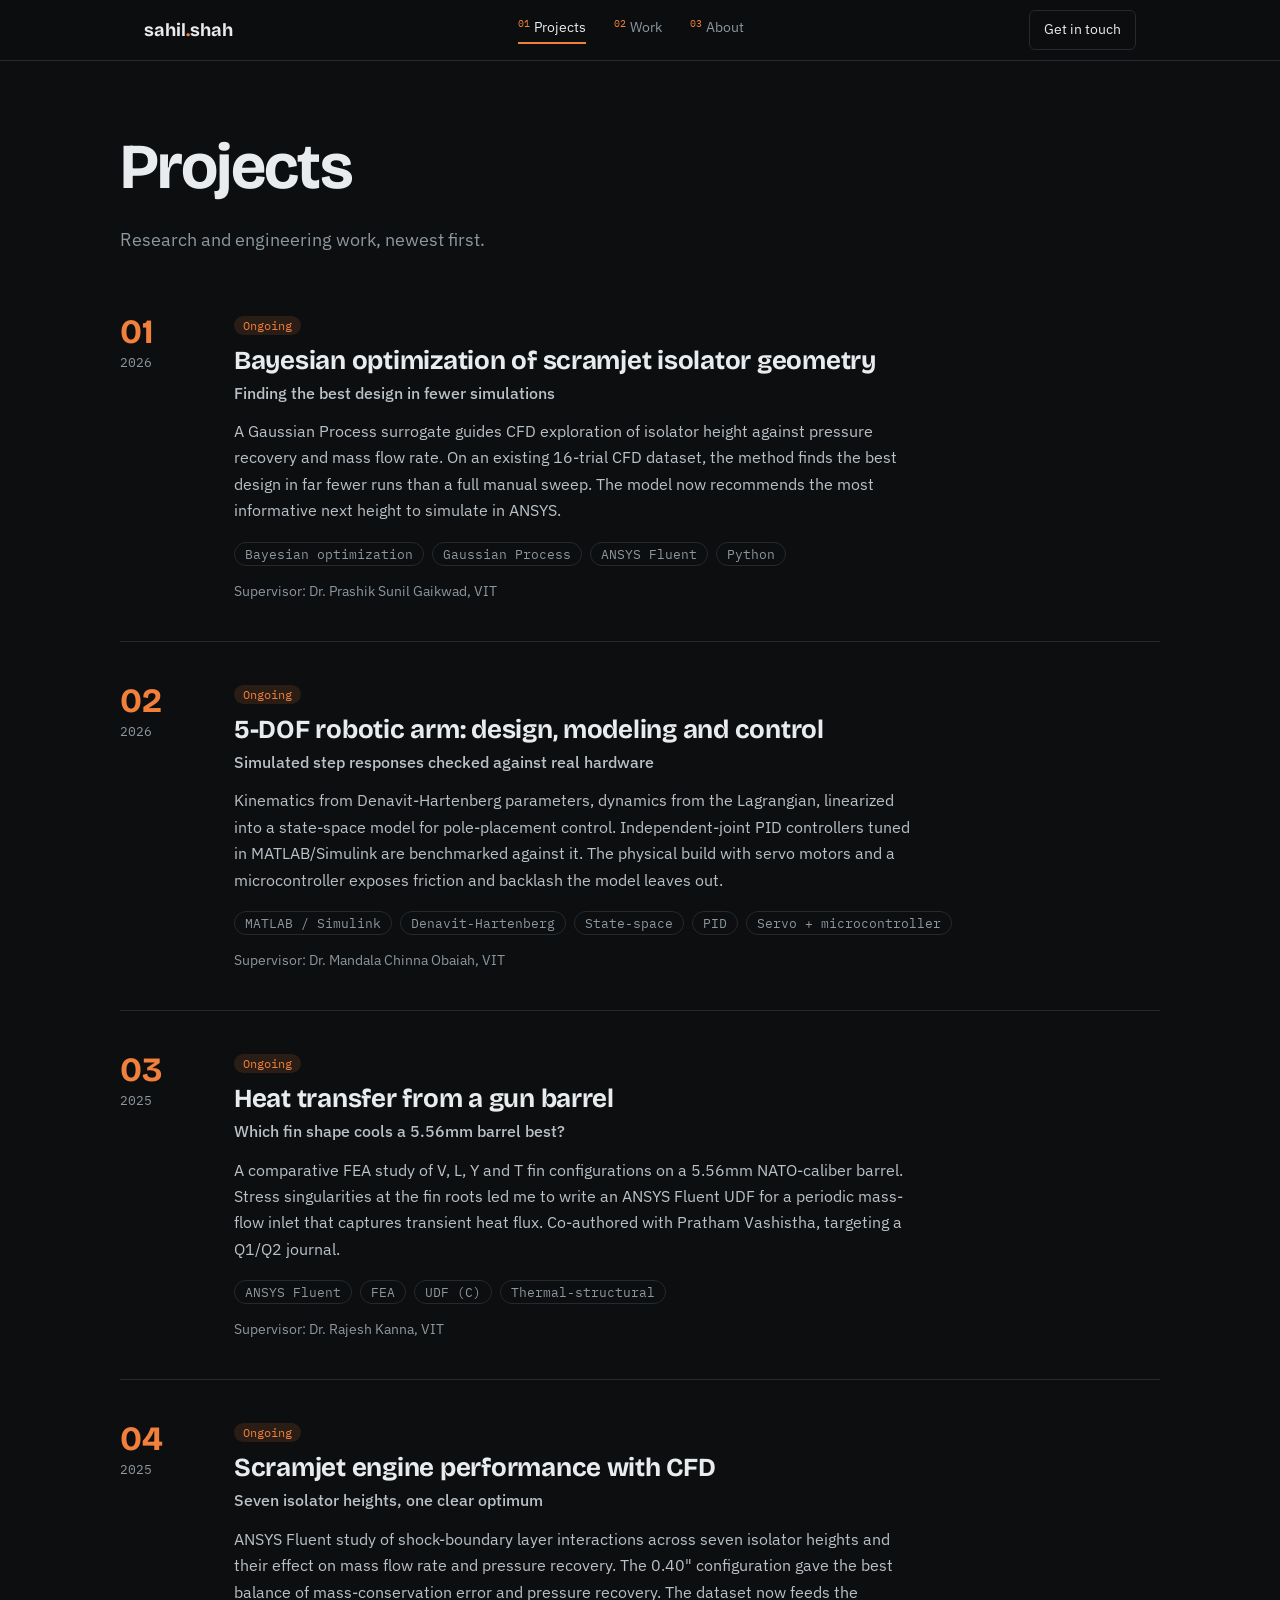
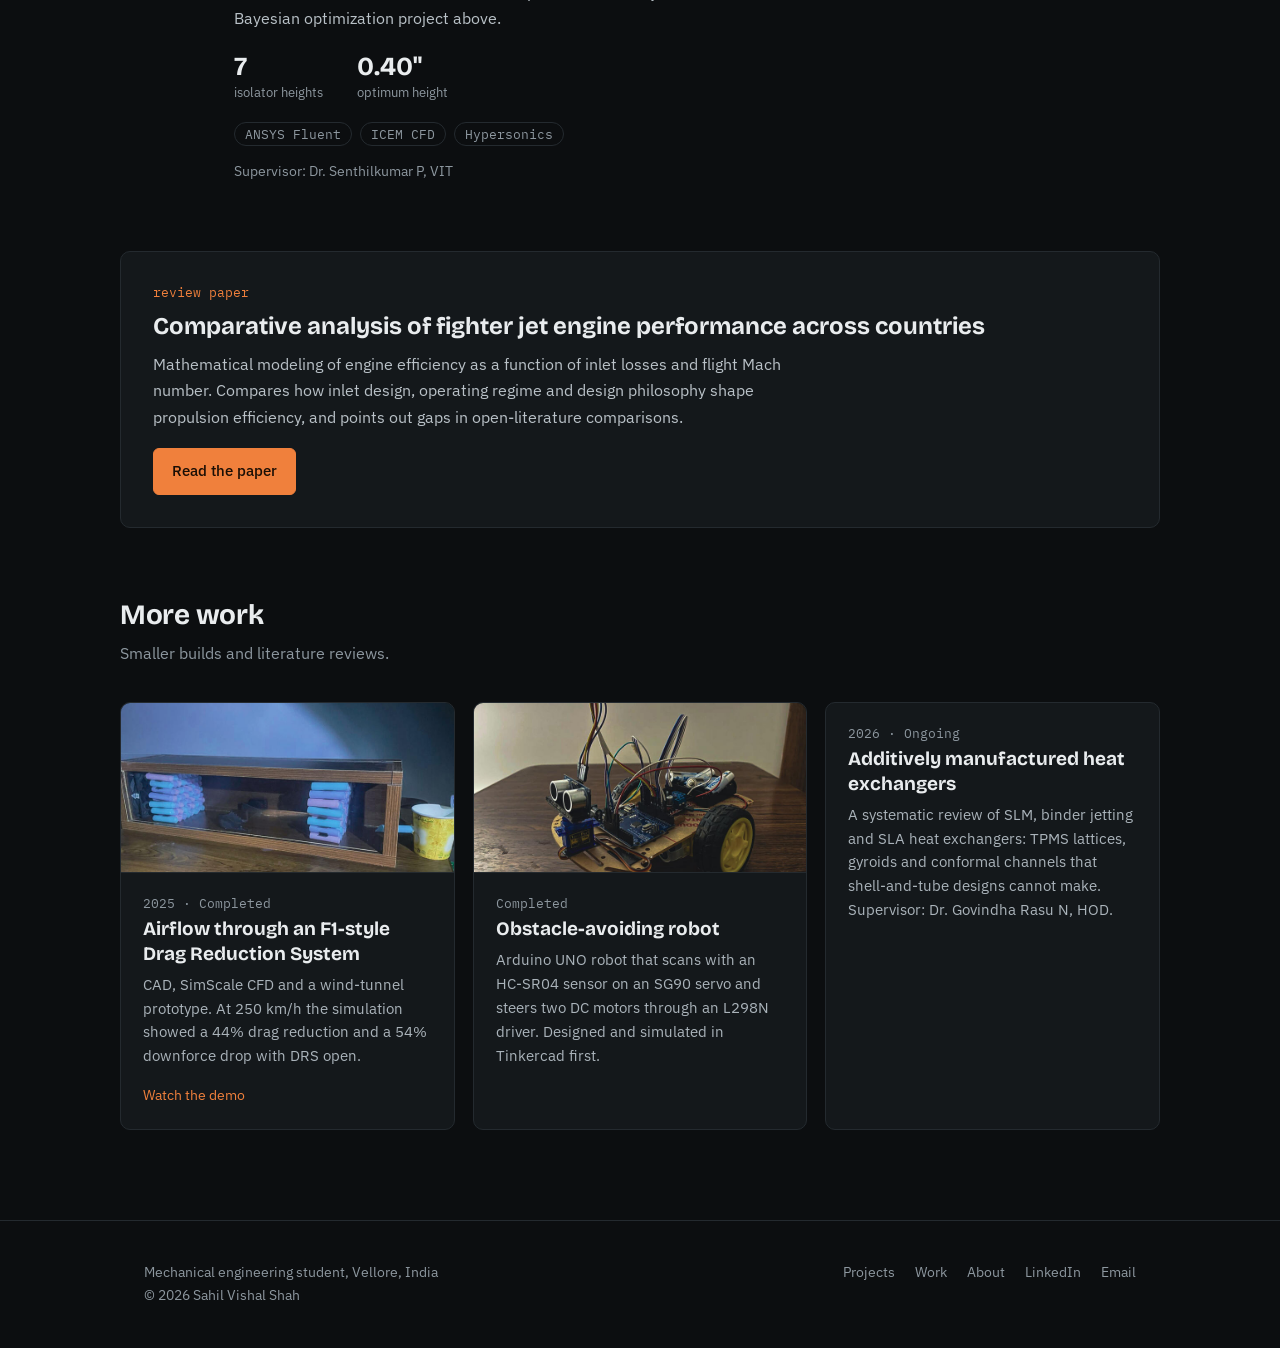
<file: projects.html>
<!DOCTYPE html><html lang="en"><head><meta charset="utf-8"><meta name="viewport" content="width=device-width, initial-scale=1">
<title>Projects · Sahil Vishal Shah</title><meta name="description" content="CFD, FEA and controls projects: scramjet isolator optimization, gun barrel fin analysis, a 5-DOF robotic arm and more."><meta name="color-scheme" content="dark"><meta name="theme-color" content="#0c0e10">
<link rel="preconnect" href="https://fonts.googleapis.com"><link rel="preconnect" href="https://fonts.gstatic.com" crossorigin>
<link href="https://fonts.googleapis.com/css2?family=Bricolage+Grotesque:opsz,wght@12..96,700&family=IBM+Plex+Sans:wght@400;500&family=IBM+Plex+Mono:wght@400&display=swap" rel="stylesheet">
<link rel="stylesheet" href="/style.css"></head><body>
<header><div class="wrap"><a class="logo" href="/">sahil<span>.</span>shah</a>
<nav><a href="/projects/" aria-current="page"><sup>01</sup>Projects</a><a href="/work/" ><sup>02</sup>Work</a><a href="/about/" ><sup>03</sup>About</a></nav>
<a class="cta" href="mailto:sahilshah4040@gmail.com">Get in touch</a></div></header><main>
<div class="wrap page"><h1>Projects</h1><p class="lead" style="margin-bottom:56px">Research and engineering work, newest first.</p>
<article class="proj" style="border-top:0;padding-top:0"><div class="idx"><b>01</b>2026</div><div><span class="status">Ongoing</span>
<h3>Bayesian optimization of scramjet isolator geometry</h3><p class="tag">Finding the best design in fewer simulations</p>
<p>A Gaussian Process surrogate guides CFD exploration of isolator height against pressure recovery and mass flow rate. On an existing 16-trial CFD dataset, the method finds the best design in far fewer runs than a full manual sweep. The model now recommends the most informative next height to simulate in ANSYS.</p>
<ul class="stack"><li>Bayesian optimization</li><li>Gaussian Process</li><li>ANSYS Fluent</li><li>Python</li></ul><p class="sup">Supervisor: Dr. Prashik Sunil Gaikwad, VIT</p></div></article>
<article class="proj"><div class="idx"><b>02</b>2026</div><div><span class="status">Ongoing</span>
<h3>5-DOF robotic arm: design, modeling and control</h3><p class="tag">Simulated step responses checked against real hardware</p>
<p>Kinematics from Denavit-Hartenberg parameters, dynamics from the Lagrangian, linearized into a state-space model for pole-placement control. Independent-joint PID controllers tuned in MATLAB/Simulink are benchmarked against it. The physical build with servo motors and a microcontroller exposes friction and backlash the model leaves out.</p>
<ul class="stack"><li>MATLAB / Simulink</li><li>Denavit-Hartenberg</li><li>State-space</li><li>PID</li><li>Servo + microcontroller</li></ul><p class="sup">Supervisor: Dr. Mandala Chinna Obaiah, VIT</p></div></article>
<article class="proj"><div class="idx"><b>03</b>2025</div><div><span class="status">Ongoing</span>
<h3>Heat transfer from a gun barrel</h3><p class="tag">Which fin shape cools a 5.56mm barrel best?</p>
<p>A comparative FEA study of V, L, Y and T fin configurations on a 5.56mm NATO-caliber barrel. Stress singularities at the fin roots led me to write an ANSYS Fluent UDF for a periodic mass-flow inlet that captures transient heat flux. Co-authored with Pratham Vashistha, targeting a Q1/Q2 journal.</p>
<ul class="stack"><li>ANSYS Fluent</li><li>FEA</li><li>UDF (C)</li><li>Thermal-structural</li></ul><p class="sup">Supervisor: Dr. Rajesh Kanna, VIT</p></div></article>
<article class="proj"><div class="idx"><b>04</b>2025</div><div><span class="status">Ongoing</span>
<h3>Scramjet engine performance with CFD</h3><p class="tag">Seven isolator heights, one clear optimum</p>
<p>ANSYS Fluent study of shock-boundary layer interactions across seven isolator heights and their effect on mass flow rate and pressure recovery. The 0.40" configuration gave the best balance of mass-conservation error and pressure recovery. The dataset now feeds the Bayesian optimization project above.</p>
<div class="stats"><div><strong>7</strong>isolator heights</div><div><strong>0.40"</strong>optimum height</div></div>
<ul class="stack"><li>ANSYS Fluent</li><li>ICEM CFD</li><li>Hypersonics</li></ul><p class="sup">Supervisor: Dr. Senthilkumar P, VIT</p></div></article>
<div class="research"><small>review paper</small><h3>Comparative analysis of fighter jet engine performance across countries</h3>
<p>Mathematical modeling of engine efficiency as a function of inlet losses and flight Mach number. Compares how inlet design, operating regime and design philosophy shape propulsion efficiency, and points out gaps in open-literature comparisons.</p>
<a class="btn primary" href="https://drive.google.com/file/d/1XifzR8JnTQxOH3r7nvrmRLra52rKJCm0/view?usp=sharing">Read the paper</a></div>
<h2>More work</h2><p class="sub">Smaller builds and literature reviews.</p>
<div class="grid">
<article class="card"><img src="/drs-wind-tunnel.png" alt="Wind tunnel prototype of the drag reduction system" loading="lazy" onerror="this.remove()"><div class="in"><small>2025 · Completed</small><h3>Airflow through an F1-style Drag Reduction System</h3><p>CAD, SimScale CFD and a wind-tunnel prototype. At 250 km/h the simulation showed a 44% drag reduction and a 54% downforce drop with DRS open.</p><a class="go" href="https://www.youtube.com/watch?v=X-3TccOcbLE">Watch the demo</a></div></article>
<article class="card"><img src="/obstacle-robot-photo.png" alt="Assembled obstacle-avoiding robot" loading="lazy" onerror="this.remove()"><div class="in"><small>Completed</small><h3>Obstacle-avoiding robot</h3><p>Arduino UNO robot that scans with an HC-SR04 sensor on an SG90 servo and steers two DC motors through an L298N driver. Designed and simulated in Tinkercad first.</p></div></article>
<article class="card"><div class="in"><small>2026 · Ongoing</small><h3>Additively manufactured heat exchangers</h3><p>A systematic review of SLM, binder jetting and SLA heat exchangers: TPMS lattices, gyroids and conformal channels that shell-and-tube designs cannot make. Supervisor: Dr. Govindha Rasu N, HOD.</p></div></article>
</div></div>
</main><footer><div class="wrap"><div>Mechanical engineering student, Vellore, India<br>© 2026 Sahil Vishal Shah</div>
<div class="l"><a href="/projects/">Projects</a><a href="/work/">Work</a><a href="/about/">About</a><a href="https://www.linkedin.com/in/sahilvishalshah">LinkedIn</a><a href="mailto:sahilshah4040@gmail.com">Email</a></div></div></footer></body></html>
</file>
<file: style.css>
:root{--bg:#0c0e10;--panel:#14181b;--line:#242a2f;--text:#e9ecee;--muted:#8d979f;--accent:#f0803c;--accent-dim:#f0803c22;--head:"Bricolage Grotesque",system-ui,sans-serif;--body:"IBM Plex Sans",system-ui,sans-serif;--mono:"IBM Plex Mono",ui-monospace,monospace}
*{box-sizing:border-box;margin:0}
html{scroll-behavior:smooth;color-scheme:dark}
body{background:var(--bg);color:var(--text);font:400 16px/1.65 var(--body);-webkit-font-smoothing:antialiased;min-height:100vh;display:flex;flex-direction:column}
main{flex:1}
a{color:inherit;text-decoration:none}
:focus-visible{outline:2px solid var(--accent);outline-offset:3px}
.wrap{max-width:1040px;margin:0 auto;padding:0 24px}
header{position:sticky;top:0;z-index:5;background:#0c0e10e6;backdrop-filter:blur(10px);border-bottom:1px solid var(--line)}
header .wrap{display:flex;align-items:center;justify-content:space-between;height:60px}
.logo{font:700 18px var(--head)}.logo span{color:var(--accent)}
nav{display:flex;gap:28px;font-size:14px;color:var(--muted)}
nav a:hover,nav a[aria-current]{color:var(--text)}
nav a[aria-current]{border-bottom:2px solid var(--accent);padding-bottom:2px}
nav sup{font:400 10px var(--mono);margin-right:4px;color:var(--accent)}
.cta{border:1px solid var(--line);padding:7px 14px;border-radius:6px;font-size:14px}
.cta:hover{border-color:var(--accent);color:var(--accent)}
.page{padding:72px 0 90px}
h1{font:700 clamp(36px,6vw,64px)/1.06 var(--head);letter-spacing:-.025em;max-width:18ch}
.lead{margin-top:24px;max-width:58ch;color:var(--muted);font-size:18px}
h2{font:700 28px var(--head);letter-spacing:-.01em;margin:0 0 8px}
.sub{color:var(--muted);margin-bottom:36px;max-width:60ch}
.btn{display:inline-block;padding:10px 18px;border-radius:6px;border:1px solid var(--line);font-size:15px}
.btn:hover{border-color:var(--accent)}
.btn.primary{background:var(--accent);border-color:var(--accent);color:#1a0e05;font-weight:500}
.links{margin-top:32px;display:flex;gap:12px;flex-wrap:wrap}
.proj{display:grid;grid-template-columns:90px 1fr;gap:10px 24px;padding:38px 0;border-top:1px solid var(--line)}
.idx{font:400 13px var(--mono);color:var(--muted)}
.idx b{display:block;font:700 34px var(--head);color:var(--accent);margin-bottom:2px}
.proj h3{font:700 26px/1.2 var(--head);letter-spacing:-.01em}
.tag{color:var(--accent);margin:4px 0 12px;font-weight:500}
.proj p,.research p{color:#b9c1c7;max-width:68ch}
.sup{color:var(--muted)!important;font-size:14px;margin-top:14px}
.stack{list-style:none;padding:0;display:flex;flex-wrap:wrap;gap:8px;margin-top:18px}
.stack li{font:400 12.5px var(--mono);padding:3px 10px;border:1px solid var(--line);border-radius:99px;color:var(--muted)}
.stats{display:flex;gap:34px;margin-top:20px;flex-wrap:wrap}
.stats div{font-size:13px;color:var(--muted)}
.stats strong{display:block;font:700 26px var(--head);color:var(--text)}
.status{display:inline-block;font:400 12px var(--mono);color:var(--accent);background:var(--accent-dim);padding:2px 9px;border-radius:99px;margin-bottom:10px}
.research{background:var(--panel);border:1px solid var(--line);border-radius:10px;padding:32px;display:grid;gap:10px;margin:30px 0 70px}
.research small{font:400 13px var(--mono);color:var(--accent)}
.research h3{font:700 24px/1.25 var(--head)}
.research .btn{justify-self:start;margin-top:8px}
.grid{display:grid;grid-template-columns:repeat(auto-fit,minmax(290px,1fr));gap:18px}
.card{background:var(--panel);border:1px solid var(--line);border-radius:10px;overflow:hidden;display:flex;flex-direction:column;transition:border-color .2s}
.card:hover{border-color:var(--accent)}
.card img{width:100%;height:170px;object-fit:cover;background:#0f1214;border-bottom:1px solid var(--line)}
.card .in{padding:22px;display:flex;flex-direction:column;gap:6px;flex:1}
.card small{font:400 12.5px var(--mono);color:var(--muted)}
.card h3{font:700 19px/1.3 var(--head)}
.card p{font-size:14.5px;color:#aab3ba}
.card a.go{margin-top:auto;padding-top:10px;font-size:14px;color:var(--accent)}
.job{display:grid;grid-template-columns:170px 1fr;gap:24px;padding:34px 0;border-top:1px solid var(--line)}
.job .when{font:400 13px var(--mono);color:var(--muted);line-height:1.9}
.job h3{font:700 22px/1.25 var(--head)}
.job .where{color:var(--accent);margin-bottom:8px}
.job p{color:#b9c1c7;max-width:64ch}
.job ul{margin:12px 0 0 18px;color:#b9c1c7;max-width:64ch}.job li{margin-bottom:6px}
.sec{margin-top:64px}
.certs div{display:flex;justify-content:space-between;gap:12px;padding:12px 0;border-bottom:1px solid var(--line)}
.certs em{font:400 12.5px var(--mono);color:var(--muted);font-style:normal}
.facts{display:grid;grid-template-columns:repeat(auto-fit,minmax(200px,1fr));gap:20px;margin:40px 0 56px;padding:24px 0;border-block:1px solid var(--line)}
.facts dt{font:400 12.5px var(--mono);color:var(--accent)}.facts dd{margin:2px 0 0}
.about{display:grid;grid-template-columns:260px 1fr;gap:48px;align-items:start}
.about img,.ph{width:100%;aspect-ratio:4/5;object-fit:cover;border-radius:10px;border:1px solid var(--line);background:var(--panel)}
.about p{color:#b9c1c7;max-width:62ch;margin-bottom:18px}
.about h1{font-size:clamp(26px,3.6vw,38px);max-width:24ch;margin-bottom:28px}
.tools{display:grid;grid-template-columns:repeat(auto-fit,minmax(220px,1fr));gap:30px}
.tools h3{font:700 17px var(--head);margin-bottom:10px}
.tools ul{list-style:none;padding:0;display:flex;flex-wrap:wrap;gap:8px}
.tools li{padding:5px 12px;border:1px solid var(--line);border-radius:6px;font-size:14.5px;background:var(--panel)}
.now{margin:0 0 0 18px;color:#b9c1c7}.now li{margin-bottom:6px}
.home{display:grid;gap:0;margin-top:70px}
.home a{display:grid;grid-template-columns:60px 1fr;gap:16px;padding:26px 0;border-top:1px solid var(--line);align-items:baseline}
.home a:last-child{border-bottom:1px solid var(--line)}
.home b{font:700 28px var(--head)}.home i{font:400 13px var(--mono);color:var(--accent);font-style:normal}
.home span{color:var(--muted);display:block;font-size:15px}
.home a:hover b{color:var(--accent)}
footer{border-top:1px solid var(--line);padding:40px 0;color:var(--muted);font-size:14px}
footer .wrap{display:flex;justify-content:space-between;gap:20px;flex-wrap:wrap}
footer .l{display:flex;gap:20px}footer .l a:hover{color:var(--accent)}
@media(max-width:760px){nav{display:none}.proj,.job,.about{grid-template-columns:1fr;gap:10px}.page{padding:48px 0 60px}.about{gap:28px}.about .ph,.about img{max-width:220px}}
@media(prefers-reduced-motion:reduce){html{scroll-behavior:auto}*{transition:none!important}}
</file>
<file: site.css>
/* Additions on top of style.css: header search, command palette, project features */
header .actions{display:flex;align-items:center;gap:10px}
.search-btn{display:inline-flex;align-items:center;gap:10px;border:1px solid var(--line);background:transparent;color:var(--muted);font:400 14px var(--body);padding:6px 10px;border-radius:6px;cursor:pointer}
.search-btn:hover{border-color:var(--accent);color:var(--text)}
.search-btn kbd,.pal-ft kbd{font:400 11px var(--mono);border:1px solid var(--line);border-radius:4px;padding:1px 6px;color:var(--muted);background:var(--panel)}
.skip{position:absolute;left:-9999px;top:8px;background:var(--accent);color:#1a0e05;padding:8px 14px;border-radius:6px;z-index:20}
.skip:focus{left:8px}

/* command palette */
.pal{position:fixed;inset:0;z-index:50;background:#06080acc;backdrop-filter:blur(6px);display:flex;justify-content:center;align-items:flex-start;padding:14vh 16px 0}
.pal[hidden]{display:none}
.pal-box{width:100%;max-width:640px;background:var(--panel);border:1px solid var(--line);border-radius:12px;overflow:hidden;box-shadow:0 24px 80px #000a}
.pal-in{display:flex;align-items:center;gap:12px;padding:0 18px;border-bottom:1px solid var(--line)}
.pal-in svg{flex:none;color:var(--muted)}
.pal-in input{flex:1;background:none;border:0;outline:0;color:var(--text);font:400 16px var(--mono);padding:18px 0}
.pal-in input::placeholder{color:var(--muted)}
.pal-list{list-style:none;margin:0;padding:8px;max-height:min(52vh,420px);overflow:auto}
.pal-grp{font:400 12px var(--mono);color:var(--muted);padding:14px 12px 6px}
.pal-item{display:flex;justify-content:space-between;align-items:center;gap:12px;padding:11px 12px;border-radius:8px;font:400 15px var(--mono);cursor:pointer;color:var(--text)}
.pal-item small{color:var(--muted);font-size:12px}
.pal-item[aria-selected=true]{background:#f0803c22;color:#fff}
.pal-empty{padding:26px 12px;color:var(--muted);font:400 14px var(--mono)}
.pal-ft{display:flex;gap:18px;padding:12px 18px;border-top:1px solid var(--line);font:400 12px var(--mono);color:var(--muted)}
.pal-ft span{display:flex;align-items:center;gap:6px}

/* project features */
.feat{display:grid;grid-template-columns:minmax(0,1.1fr) minmax(0,1fr);gap:44px;align-items:center;padding:60px 0;border-top:1px solid var(--line);scroll-margin-top:80px}
.feat:first-of-type{border-top:0;padding-top:20px}
.shot{display:block;aspect-ratio:16/10;border:1px solid var(--line);border-radius:10px;overflow:hidden;background:var(--panel)}
.shot img{display:block;width:100%;height:100%;object-fit:cover}
.ph-shot{display:flex;width:100%;height:100%;align-items:center;justify-content:center;color:var(--muted);font:400 13px var(--mono);background:repeating-linear-gradient(135deg,#14181b,#14181b 14px,#171c20 14px,#171c20 28px)}
.meta{display:flex;flex-wrap:wrap;align-items:center;gap:12px;font:400 13px var(--mono);color:var(--muted);margin-bottom:12px}
.meta b{font:700 22px var(--head);color:var(--accent)}
.feat h2{font:700 clamp(26px,3.4vw,34px)/1.15 var(--head);letter-spacing:-.015em;margin:0}
.feat .tag{margin:6px 0 14px}
.feat p{color:#b9c1c7;max-width:62ch}
.feat .stack{margin-top:18px}
.feat .stats{margin-top:20px}
.feat .sup{margin-top:14px}
.acts{display:flex;flex-wrap:wrap;gap:10px;margin-top:22px}
.acts .btn{font-size:14px;padding:8px 14px}
.research.feature{grid-template-columns:minmax(0,1fr) minmax(0,1.1fr);gap:32px;align-items:center}
.research.feature .shot{grid-row:1/span 5}
.research.feature .col{display:grid;gap:10px}
.more-head{margin:0 0 6px}

@media(max-width:900px){.feat,.research.feature{grid-template-columns:1fr;gap:24px}.research.feature .shot{grid-row:auto}}
@media(max-width:760px){.search-btn kbd{display:none}.cta{display:none}}
</file>
<file: case.css>
.case{max-width:1100px;margin:0 auto;padding:48px 24px 80px}
.case .back{font:400 13px/1 "IBM Plex Mono",monospace;color:#8a9199;text-decoration:none}
.case .back:hover{color:#fff}
.case .meta{display:flex;gap:14px;align-items:center;margin:28px 0 14px;font:400 13px "IBM Plex Mono",monospace;color:#8a9199}
.case .meta b{color:#e8643c;font-weight:400}
.case h1{font:700 clamp(32px,5vw,52px)/1.08 "Bricolage Grotesque",sans-serif;margin:0 0 16px;color:#f2f4f5}
.case .lead{font:400 18px/1.6 "IBM Plex Sans",sans-serif;color:#b4bbc2;max-width:720px;margin:0 0 20px}
.case .stack{display:flex;flex-wrap:wrap;gap:8px;list-style:none;padding:0;margin:0 0 14px}
.case .stack li{font:400 12px "IBM Plex Mono",monospace;border:1px solid #2a3036;border-radius:999px;padding:5px 12px;color:#aab1b8}
.case .sup{font:400 13px "IBM Plex Mono",monospace;color:#8a9199}
.case .hero{margin:36px 0;border:1px solid #232930;border-radius:12px;overflow:hidden;background:#12161a}
.case .hero img{display:block;width:100%;height:auto}
.case .ph-shot{display:block;padding:80px 20px;text-align:center;color:#6b737b;font:13px "IBM Plex Mono",monospace}
.cols{display:grid;grid-template-columns:minmax(0,1fr) 300px;gap:56px;align-items:start}
.prose h2{display:flex;gap:12px;align-items:baseline;font:700 22px "Bricolage Grotesque",sans-serif;color:#f2f4f5;margin:36px 0 10px}
.prose h2:first-child{margin-top:0}
.prose h2 span{font:400 12px "IBM Plex Mono",monospace;color:#e8643c}
.prose p{font:400 16px/1.75 "IBM Plex Sans",sans-serif;color:#b4bbc2;margin:0}
.side{border-left:1px solid #232930;padding-left:28px;position:sticky;top:90px}
.side h3{font:400 11px "IBM Plex Mono",monospace;letter-spacing:.12em;text-transform:uppercase;color:#e8643c;margin:0 0 12px}
.side ul{list-style:none;padding:0;margin:0 0 28px}
.side li{font:400 14px/1.55 "IBM Plex Sans",sans-serif;color:#b4bbc2;padding:8px 0;border-bottom:1px solid #1c2127}
.side b{color:#f2f4f5;font-weight:500}.side a{color:#e8643c;text-decoration:none}
.fill{display:inline-block;background:rgba(232,100,60,.12);border:1px dashed #e8643c;color:#f0a58c;border-radius:4px;padding:1px 8px;font:12px "IBM Plex Mono",monospace}
.figs{margin-top:48px}.figs figure{margin:0 0 24px}.figs figcaption{font:12px "IBM Plex Mono",monospace;color:#8a9199;margin-top:8px}
@media(max-width:860px){.cols{grid-template-columns:1fr;gap:32px}.side{border-left:0;padding-left:0;position:static}}

/* Orange "Case study →" links on the projects page */
.feat a.go,.research a.go{color:#f07a3c;text-decoration:none;font-weight:500;display:inline-block;margin-top:6px}
.feat a.go:hover,.research a.go:hover{color:#ff9a5e;text-decoration:underline;text-underline-offset:4px}
.research a.go{margin-left:14px}
</file>
